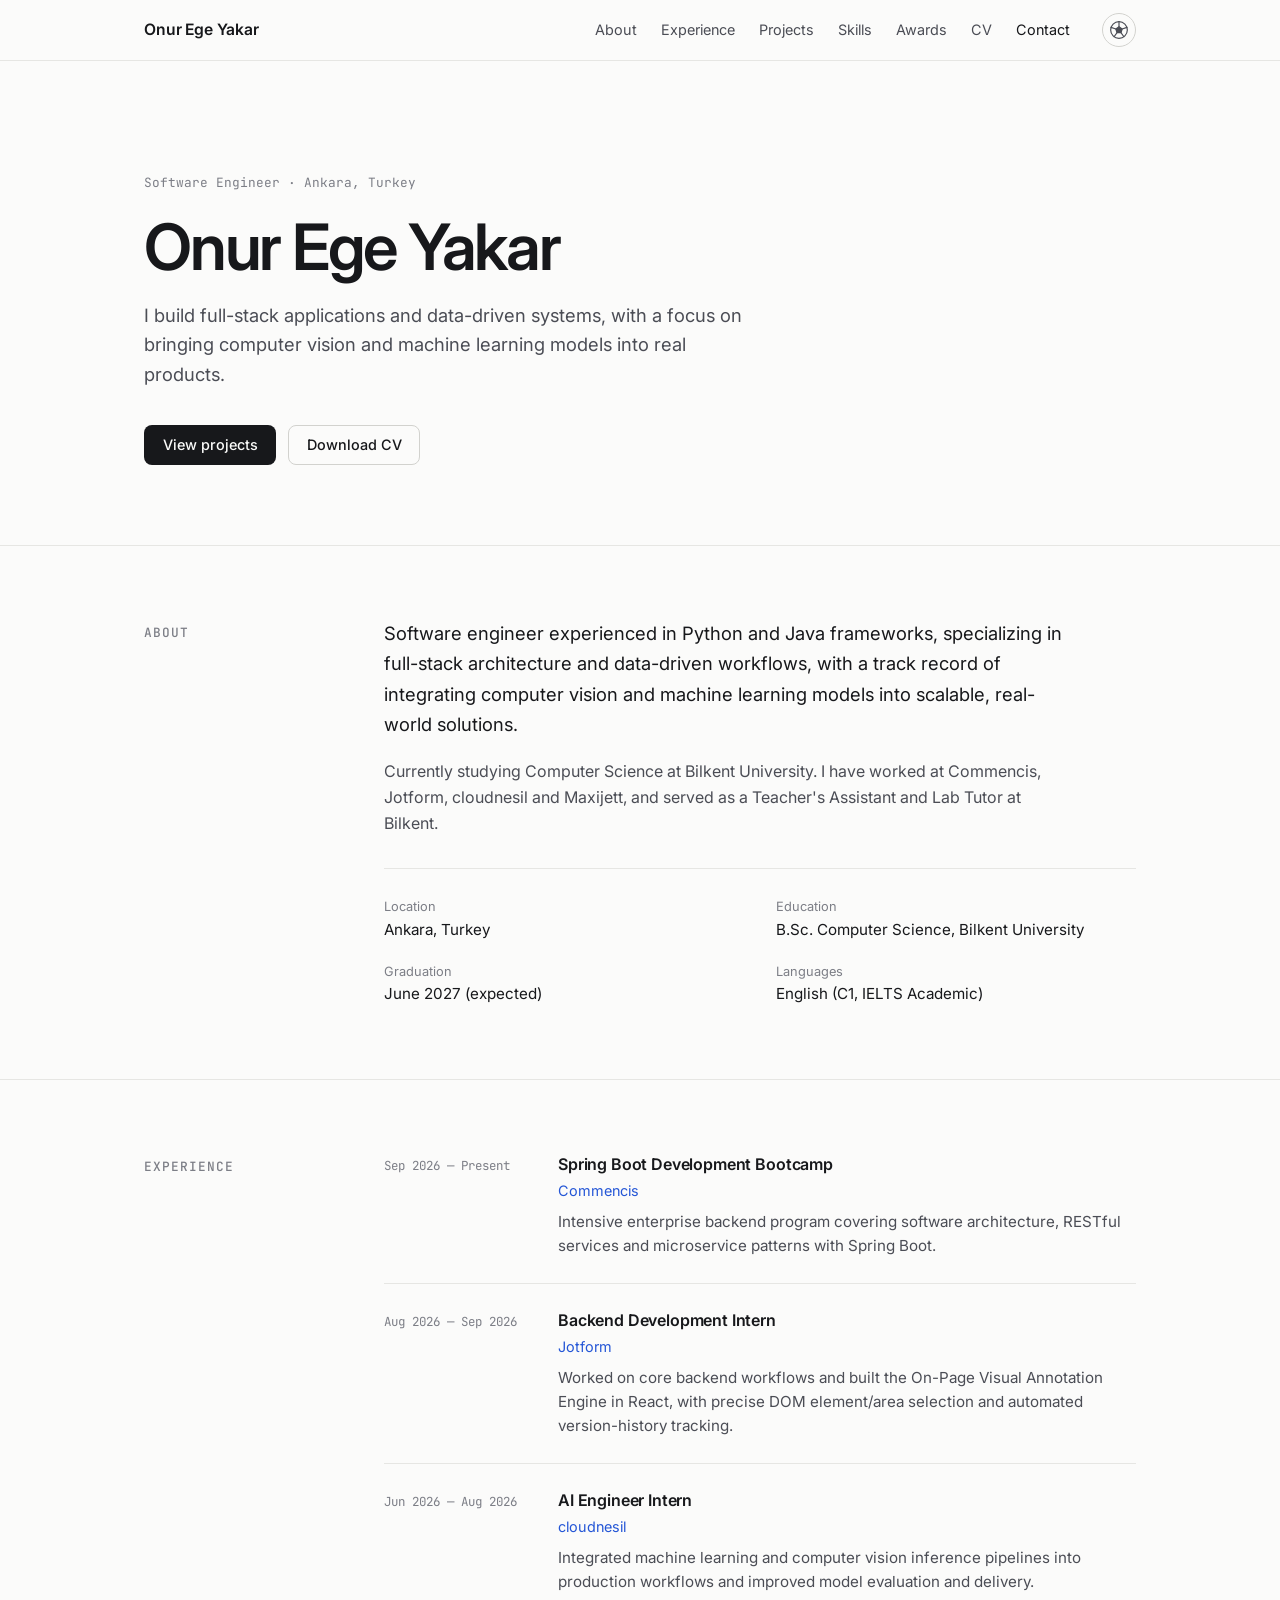
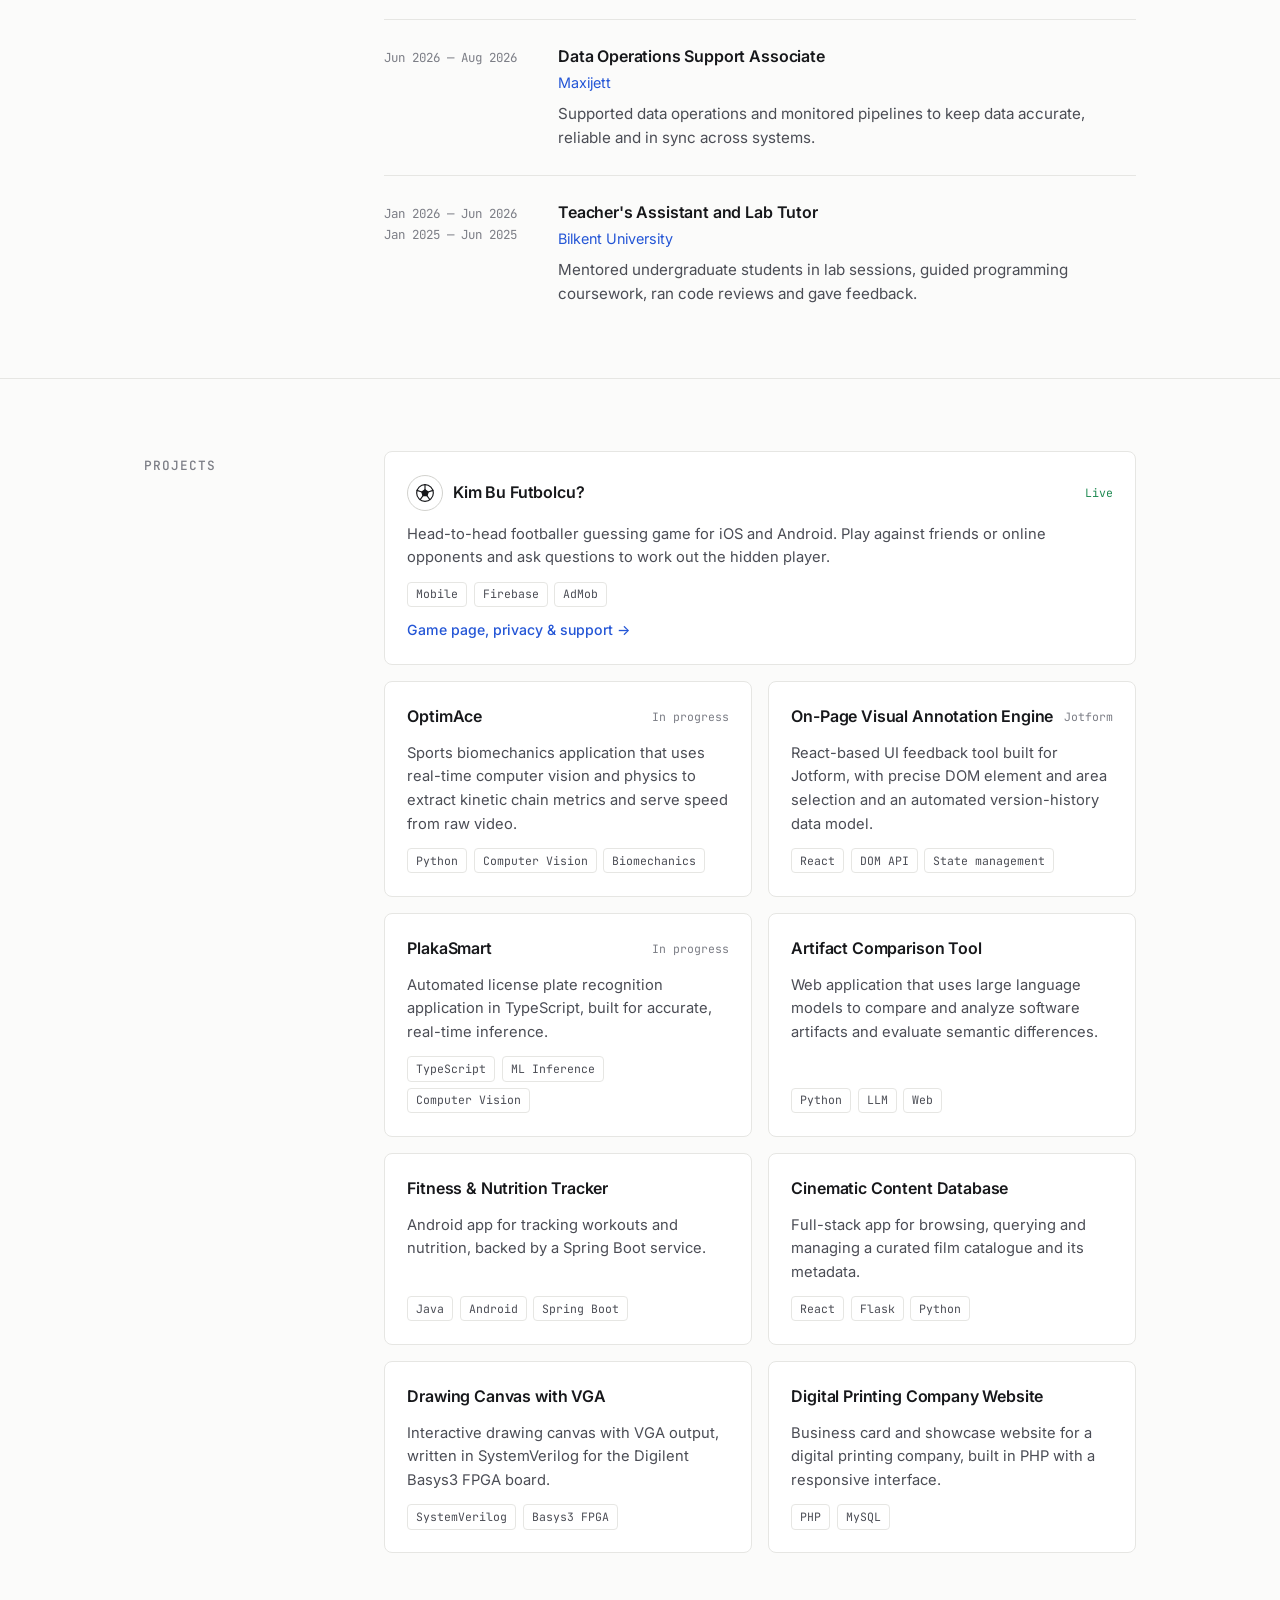
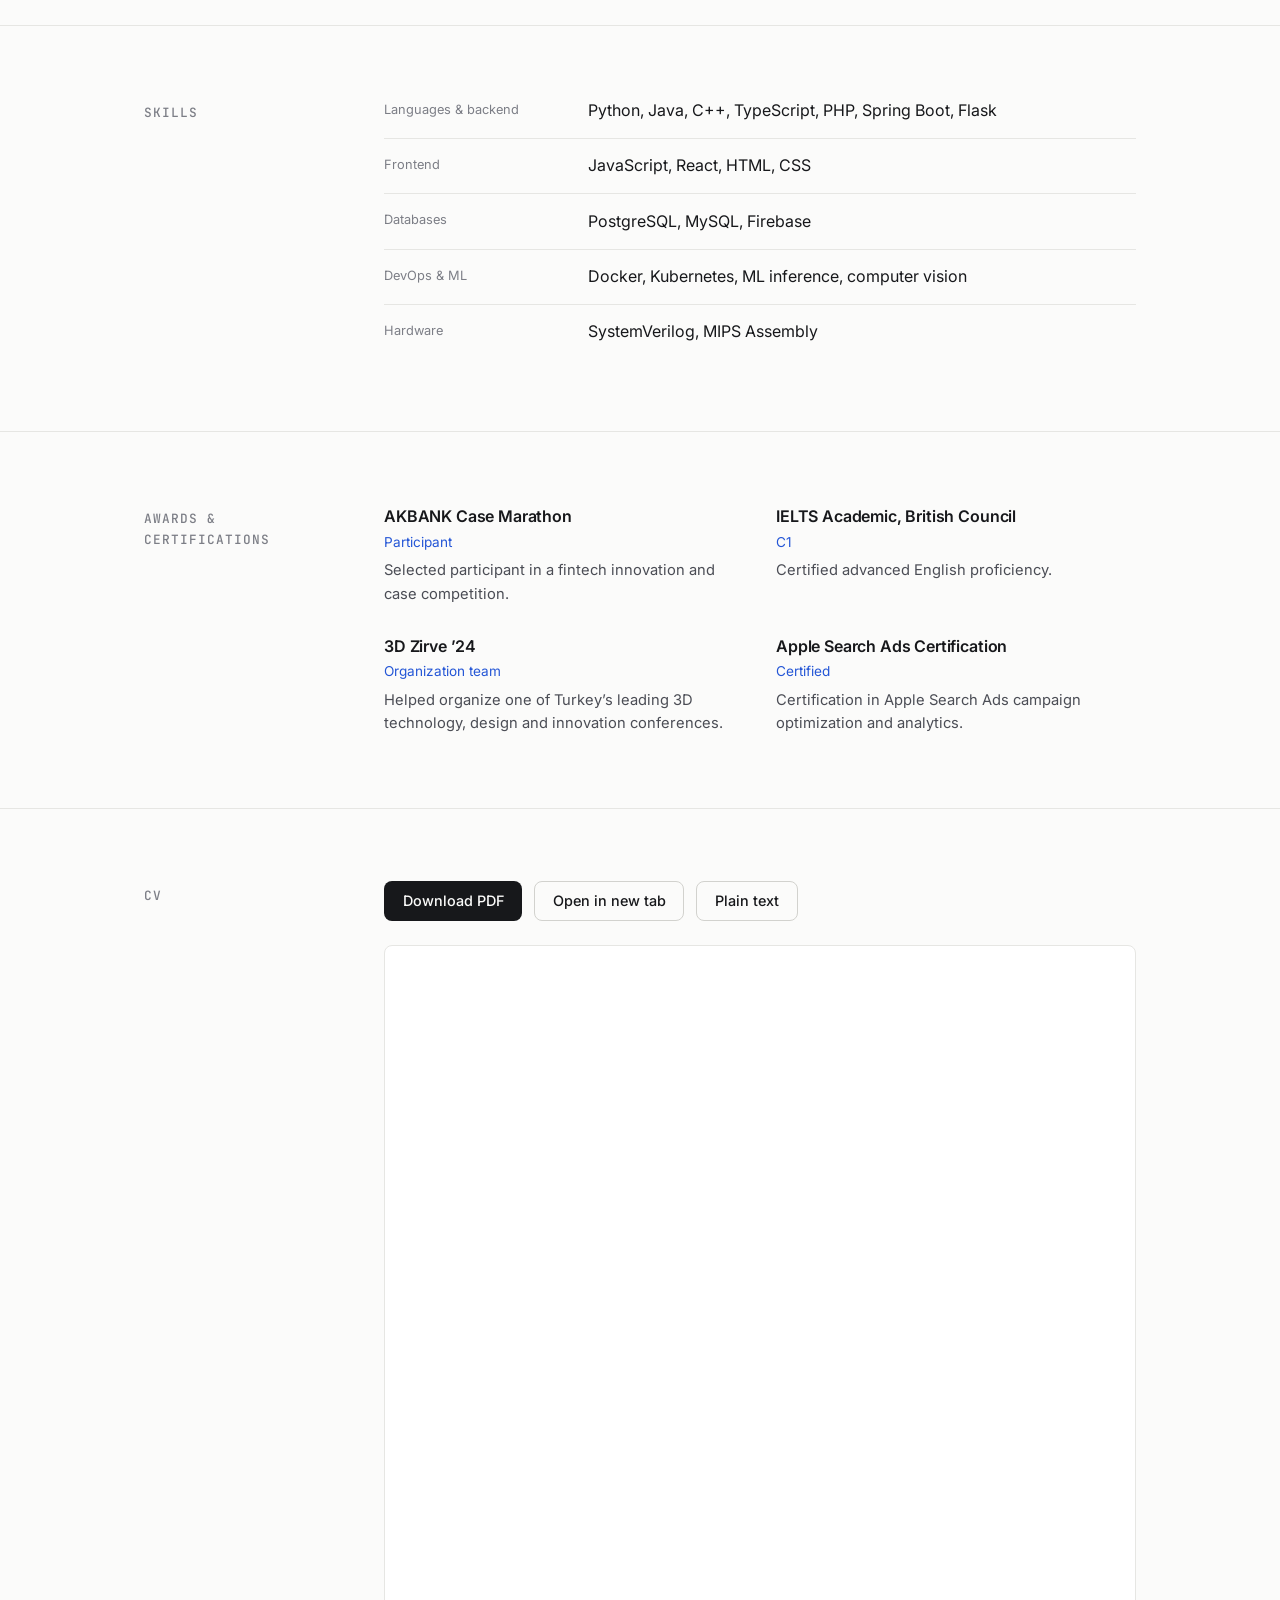
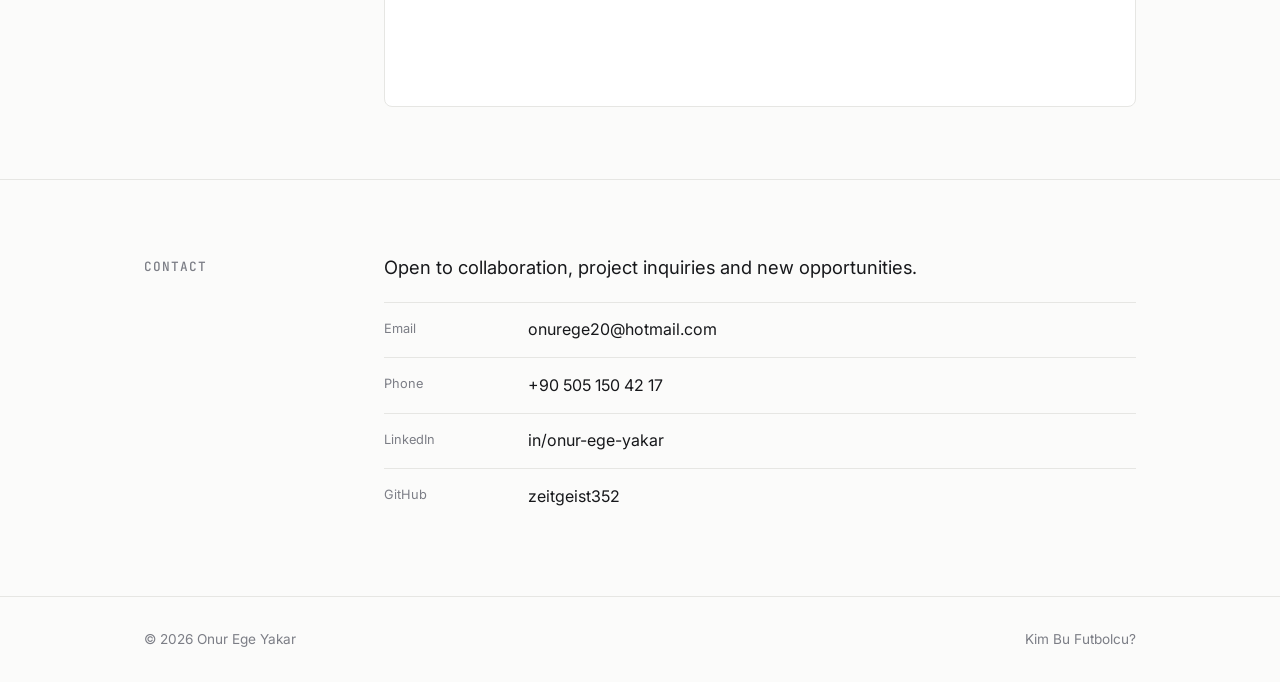
<file: index.html>
<!DOCTYPE html>
<html lang="en">
<head>
    <meta charset="UTF-8">
    <meta name="viewport" content="width=device-width, initial-scale=1.0">
    <title>Onur Ege Yakar — Software Engineer</title>
    <meta name="description" content="Portfolio of Onur Ege Yakar, software engineer working with Python, Java, Spring Boot, React and machine learning.">
    <link rel="preconnect" href="https://fonts.googleapis.com">
    <link rel="preconnect" href="https://fonts.gstatic.com" crossorigin>
    <link href="https://fonts.googleapis.com/css2?family=Inter:wght@400;500;600;700&family=JetBrains+Mono:wght@400;500&display=swap" rel="stylesheet">
    <link rel="stylesheet" href="style.css?v=2">
</head>
<body>
    <!-- Navigation -->
    <header class="navbar">
        <div class="container nav-inner">
            <a href="#home" class="nav-brand">Onur Ege Yakar</a>
            <nav class="nav-menu" aria-label="Sections">
                <a href="#about" class="nav-link">About</a>
                <a href="#experience" class="nav-link">Experience</a>
                <a href="#projects" class="nav-link">Projects</a>
                <a href="#skills" class="nav-link">Skills</a>
                <a href="#awards" class="nav-link">Awards</a>
                <a href="#cv" class="nav-link">CV</a>
                <a href="#contact" class="nav-link">Contact</a>
            </nav>
            <a href="/kimbufutbolcu/" class="nav-ball" title="Kim Bu Futbolcu?" aria-label="Kim Bu Futbolcu? — game page">
                <svg viewBox="0 0 24 24" aria-hidden="true"><circle cx="12" cy="12" r="10"/><path class="ball-patch" d="M12 8l3.8 2.76-1.45 4.48h-4.7L8.2 10.76z"/><path d="M12 8V2M15.8 10.76l5.7-1.86M14.35 15.24l3.55 4.86M9.65 15.24L6.1 20.1M8.2 10.76L2.5 8.9"/></svg>
            </a>
        </div>
    </header>

    <main>
        <!-- Hero -->
        <section id="home" class="hero">
            <div class="container">
                <p class="eyebrow">Software Engineer · Ankara, Turkey</p>
                <h1 class="hero-title">Onur Ege Yakar</h1>
                <p class="hero-subtitle">I build full-stack applications and data-driven systems, with a focus on bringing computer vision and machine learning models into real products.</p>
                <div class="hero-cta">
                    <a href="#projects" class="btn btn-primary">View projects</a>
                    <a href="cv.pdf" download="Onur_Ege_Yakar_CV.pdf" class="btn btn-secondary">Download CV</a>
                </div>
            </div>
        </section>

        <!-- About -->
        <section id="about" class="section">
            <div class="container section-grid">
                <h2 class="section-title">About</h2>
                <div class="section-body">
                    <p class="lead-text">Software engineer experienced in Python and Java frameworks, specializing in full-stack architecture and data-driven workflows, with a track record of integrating computer vision and machine learning models into scalable, real-world solutions.</p>
                    <p>Currently studying Computer Science at Bilkent University. I have worked at Commencis, Jotform, cloudnesil and Maxijett, and served as a Teacher's Assistant and Lab Tutor at Bilkent.</p>
                    <dl class="facts">
                        <div><dt>Location</dt><dd>Ankara, Turkey</dd></div>
                        <div><dt>Education</dt><dd>B.Sc. Computer Science, Bilkent University</dd></div>
                        <div><dt>Graduation</dt><dd>June 2027 (expected)</dd></div>
                        <div><dt>Languages</dt><dd>English (C1, IELTS Academic)</dd></div>
                    </dl>
                </div>
            </div>
        </section>

        <!-- Experience -->
        <section id="experience" class="section">
            <div class="container section-grid">
                <h2 class="section-title">Experience</h2>
                <ol class="section-body timeline">
                    <li class="timeline-item">
                        <div class="timeline-date">Sep 2026 — Present</div>
                        <div>
                            <h3>Spring Boot Development Bootcamp</h3>
                            <p class="timeline-org">Commencis</p>
                            <p>Intensive enterprise backend program covering software architecture, RESTful services and microservice patterns with Spring Boot.</p>
                        </div>
                    </li>
                    <li class="timeline-item">
                        <div class="timeline-date">Aug 2026 — Sep 2026</div>
                        <div>
                            <h3>Backend Development Intern</h3>
                            <p class="timeline-org">Jotform</p>
                            <p>Worked on core backend workflows and built the On-Page Visual Annotation Engine in React, with precise DOM element/area selection and automated version-history tracking.</p>
                        </div>
                    </li>
                    <li class="timeline-item">
                        <div class="timeline-date">Jun 2026 — Aug 2026</div>
                        <div>
                            <h3>AI Engineer Intern</h3>
                            <p class="timeline-org">cloudnesil</p>
                            <p>Integrated machine learning and computer vision inference pipelines into production workflows and improved model evaluation and delivery.</p>
                        </div>
                    </li>
                    <li class="timeline-item">
                        <div class="timeline-date">Jun 2026 — Aug 2026</div>
                        <div>
                            <h3>Data Operations Support Associate</h3>
                            <p class="timeline-org">Maxijett</p>
                            <p>Supported data operations and monitored pipelines to keep data accurate, reliable and in sync across systems.</p>
                        </div>
                    </li>
                    <li class="timeline-item">
                        <div class="timeline-date">Jan 2026 — Jun 2026<br>Jan 2025 — Jun 2025</div>
                        <div>
                            <h3>Teacher's Assistant and Lab Tutor</h3>
                            <p class="timeline-org">Bilkent University</p>
                            <p>Mentored undergraduate students in lab sessions, guided programming coursework, ran code reviews and gave feedback.</p>
                        </div>
                    </li>
                </ol>
            </div>
        </section>

        <!-- Projects -->
        <section id="projects" class="section">
            <div class="container section-grid">
                <h2 class="section-title">Projects</h2>
                <div class="section-body projects-grid">

                    <a href="/kimbufutbolcu/" class="project-card project-link">
                        <div class="project-head">
                            <span class="project-logo" aria-hidden="true">
                                <svg viewBox="0 0 24 24"><circle cx="12" cy="12" r="10"/><path class="ball-patch" d="M12 8l3.8 2.76-1.45 4.48h-4.7L8.2 10.76z"/><path d="M12 8V2M15.8 10.76l5.7-1.86M14.35 15.24l3.55 4.86M9.65 15.24L6.1 20.1M8.2 10.76L2.5 8.9"/></svg>
                            </span>
                            <h3>Kim Bu Futbolcu?</h3>
                            <span class="status">Live</span>
                        </div>
                        <p>Head-to-head footballer guessing game for iOS and Android. Play against friends or online opponents and ask questions to work out the hidden player.</p>
                        <ul class="tags"><li>Mobile</li><li>Firebase</li><li>AdMob</li></ul>
                        <span class="project-more">Game page, privacy &amp; support →</span>
                    </a>

                    <article class="project-card">
                        <div class="project-head">
                            <h3>OptimAce</h3>
                            <span class="status">In progress</span>
                        </div>
                        <p>Sports biomechanics application that uses real-time computer vision and physics to extract kinetic chain metrics and serve speed from raw video.</p>
                        <ul class="tags"><li>Python</li><li>Computer Vision</li><li>Biomechanics</li></ul>
                    </article>

                    <article class="project-card">
                        <div class="project-head">
                            <h3>On-Page Visual Annotation Engine</h3>
                            <span class="status">Jotform</span>
                        </div>
                        <p>React-based UI feedback tool built for Jotform, with precise DOM element and area selection and an automated version-history data model.</p>
                        <ul class="tags"><li>React</li><li>DOM API</li><li>State management</li></ul>
                    </article>

                    <article class="project-card">
                        <div class="project-head">
                            <h3>PlakaSmart</h3>
                            <span class="status">In progress</span>
                        </div>
                        <p>Automated license plate recognition application in TypeScript, built for accurate, real-time inference.</p>
                        <ul class="tags"><li>TypeScript</li><li>ML Inference</li><li>Computer Vision</li></ul>
                    </article>

                    <article class="project-card">
                        <div class="project-head">
                            <h3>Artifact Comparison Tool</h3>
                        </div>
                        <p>Web application that uses large language models to compare and analyze software artifacts and evaluate semantic differences.</p>
                        <ul class="tags"><li>Python</li><li>LLM</li><li>Web</li></ul>
                    </article>

                    <article class="project-card">
                        <div class="project-head">
                            <h3>Fitness &amp; Nutrition Tracker</h3>
                        </div>
                        <p>Android app for tracking workouts and nutrition, backed by a Spring Boot service.</p>
                        <ul class="tags"><li>Java</li><li>Android</li><li>Spring Boot</li></ul>
                    </article>

                    <article class="project-card">
                        <div class="project-head">
                            <h3>Cinematic Content Database</h3>
                        </div>
                        <p>Full-stack app for browsing, querying and managing a curated film catalogue and its metadata.</p>
                        <ul class="tags"><li>React</li><li>Flask</li><li>Python</li></ul>
                    </article>

                    <article class="project-card">
                        <div class="project-head">
                            <h3>Drawing Canvas with VGA</h3>
                        </div>
                        <p>Interactive drawing canvas with VGA output, written in SystemVerilog for the Digilent Basys3 FPGA board.</p>
                        <ul class="tags"><li>SystemVerilog</li><li>Basys3 FPGA</li></ul>
                    </article>

                    <article class="project-card">
                        <div class="project-head">
                            <h3>Digital Printing Company Website</h3>
                        </div>
                        <p>Business card and showcase website for a digital printing company, built in PHP with a responsive interface.</p>
                        <ul class="tags"><li>PHP</li><li>MySQL</li></ul>
                    </article>

                </div>
            </div>
        </section>

        <!-- Skills -->
        <section id="skills" class="section">
            <div class="container section-grid">
                <h2 class="section-title">Skills</h2>
                <dl class="section-body skills">
                    <div><dt>Languages &amp; backend</dt><dd>Python, Java, C++, TypeScript, PHP, Spring Boot, Flask</dd></div>
                    <div><dt>Frontend</dt><dd>JavaScript, React, HTML, CSS</dd></div>
                    <div><dt>Databases</dt><dd>PostgreSQL, MySQL, Firebase</dd></div>
                    <div><dt>DevOps &amp; ML</dt><dd>Docker, Kubernetes, ML inference, computer vision</dd></div>
                    <div><dt>Hardware</dt><dd>SystemVerilog, MIPS Assembly</dd></div>
                </dl>
            </div>
        </section>

        <!-- Awards & Certifications -->
        <section id="awards" class="section">
            <div class="container section-grid">
                <h2 class="section-title">Awards &amp; Certifications</h2>
                <ul class="section-body awards">
                    <li>
                        <h3>AKBANK Case Marathon</h3>
                        <p class="award-sub">Participant</p>
                        <p>Selected participant in a fintech innovation and case competition.</p>
                    </li>
                    <li>
                        <h3>IELTS Academic, British Council</h3>
                        <p class="award-sub">C1</p>
                        <p>Certified advanced English proficiency.</p>
                    </li>
                    <li>
                        <h3>3D Zirve ’24</h3>
                        <p class="award-sub">Organization team</p>
                        <p>Helped organize one of Turkey’s leading 3D technology, design and innovation conferences.</p>
                    </li>
                    <li>
                        <h3>Apple Search Ads Certification</h3>
                        <p class="award-sub">Certified</p>
                        <p>Certification in Apple Search Ads campaign optimization and analytics.</p>
                    </li>
                </ul>
            </div>
        </section>

        <!-- CV -->
        <section id="cv" class="section">
            <div class="container section-grid">
                <h2 class="section-title">CV</h2>
                <div class="section-body">
                    <div class="cv-actions">
                        <a href="cv.pdf" download="Onur_Ege_Yakar_CV.pdf" class="btn btn-primary">Download PDF</a>
                        <a href="cv.pdf" target="_blank" rel="noopener" class="btn btn-secondary">Open in new tab</a>
                        <a href="cv_text.txt" target="_blank" rel="noopener" class="btn btn-secondary">Plain text</a>
                    </div>
                    <div class="cv-viewer">
                        <iframe src="cv.pdf#view=FitH" title="Onur Ege Yakar CV" loading="lazy"></iframe>
                    </div>
                </div>
            </div>
        </section>

        <!-- Contact -->
        <section id="contact" class="section">
            <div class="container section-grid">
                <h2 class="section-title">Contact</h2>
                <div class="section-body">
                    <p class="lead-text">Open to collaboration, project inquiries and new opportunities.</p>
                    <ul class="contact-list">
                        <li><span>Email</span><a href="mailto:onurege20@hotmail.com">onurege20@hotmail.com</a></li>
                        <li><span>Phone</span><a href="tel:+905051504217">+90 505 150 42 17</a></li>
                        <li><span>LinkedIn</span><a href="https://www.linkedin.com/in/onur-ege-yakar/" target="_blank" rel="noopener noreferrer">in/onur-ege-yakar</a></li>
                        <li><span>GitHub</span><a href="https://github.com/zeitgeist352" target="_blank" rel="noopener noreferrer">zeitgeist352</a></li>
                    </ul>
                </div>
            </div>
        </section>
    </main>

    <footer class="footer">
        <div class="container footer-inner">
            <p>&copy; 2026 Onur Ege Yakar</p>
            <a href="/kimbufutbolcu/">Kim Bu Futbolcu?</a>
        </div>
    </footer>

    <script src="script.js?v=2"></script>
</body>
</html>
</file>
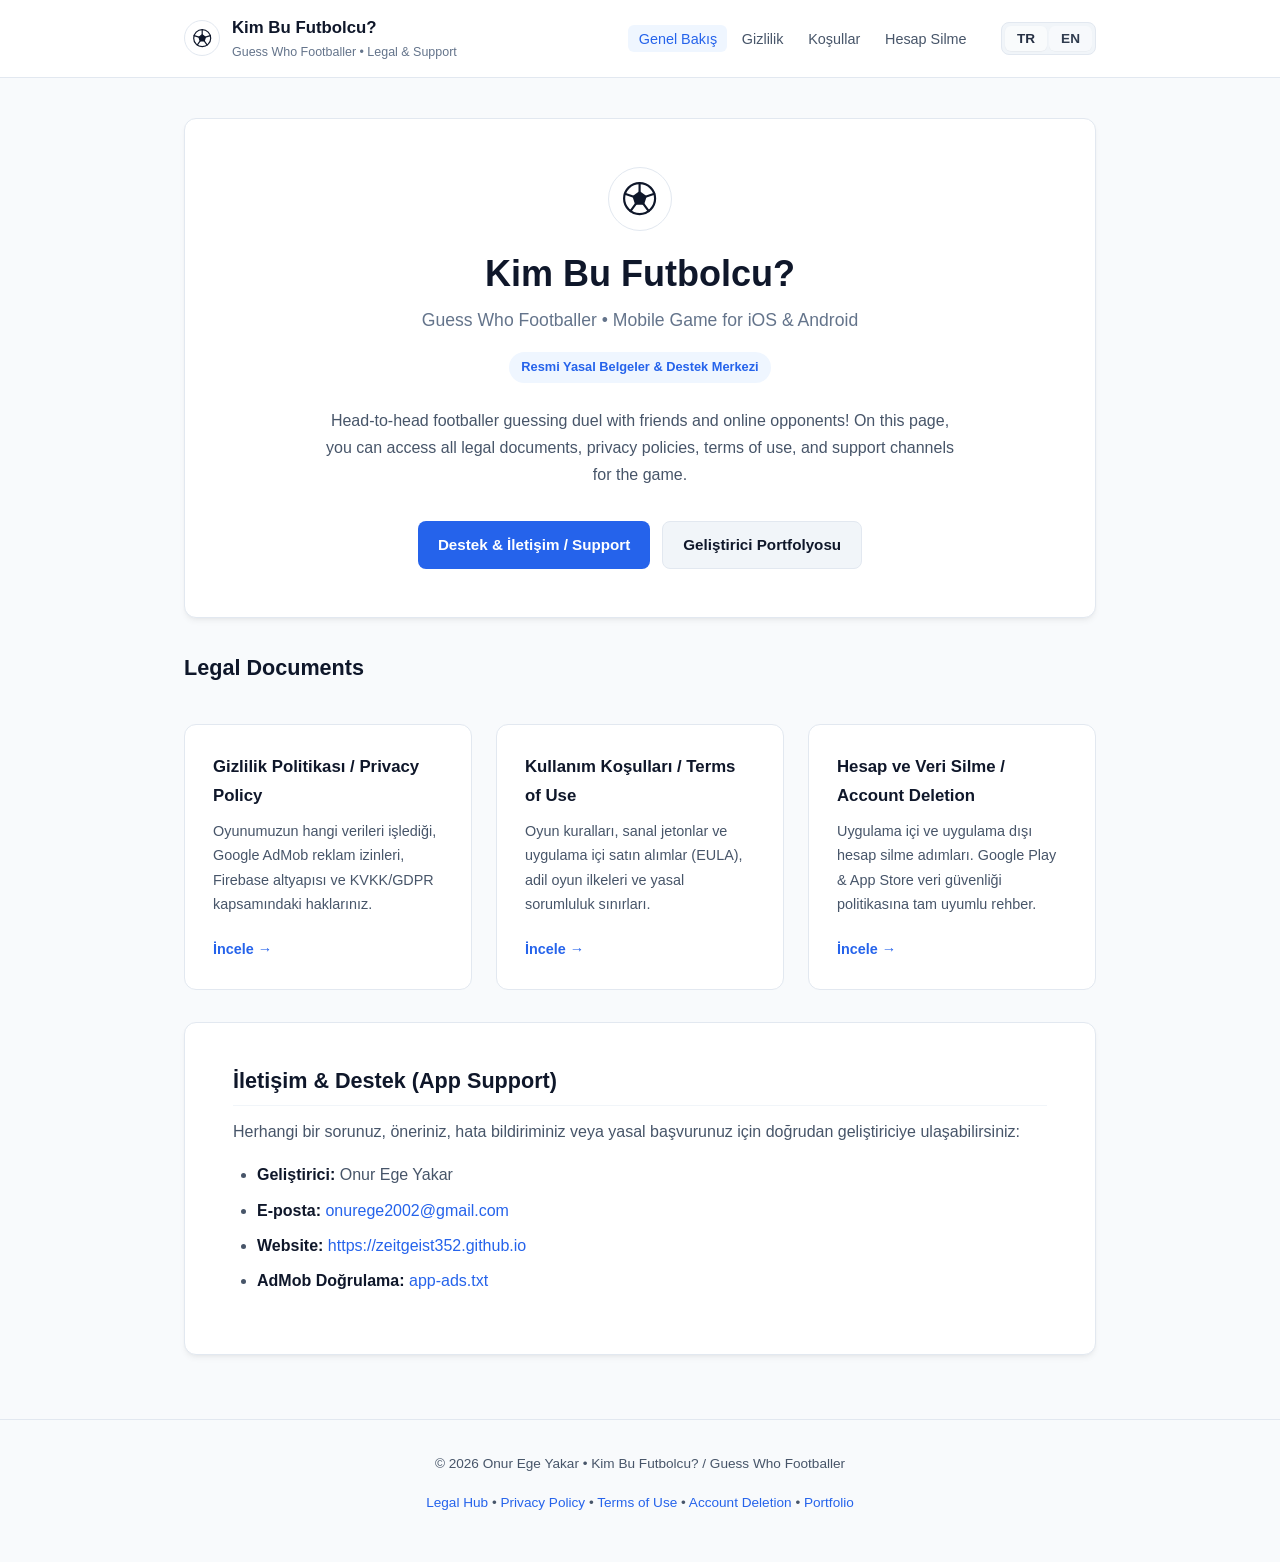
<file: kimbufutbolcu-legal/index.html>
<!DOCTYPE html>
<html><head><meta charset="utf-8"><title>Redirecting...</title><meta http-equiv="refresh" content="0; url=/kimbufutbolcu/"><link rel="canonical" href="/kimbufutbolcu/"></head><body><p>Redirecting to <a href="/kimbufutbolcu/">/kimbufutbolcu/</a>...</p></body></html>
</file>
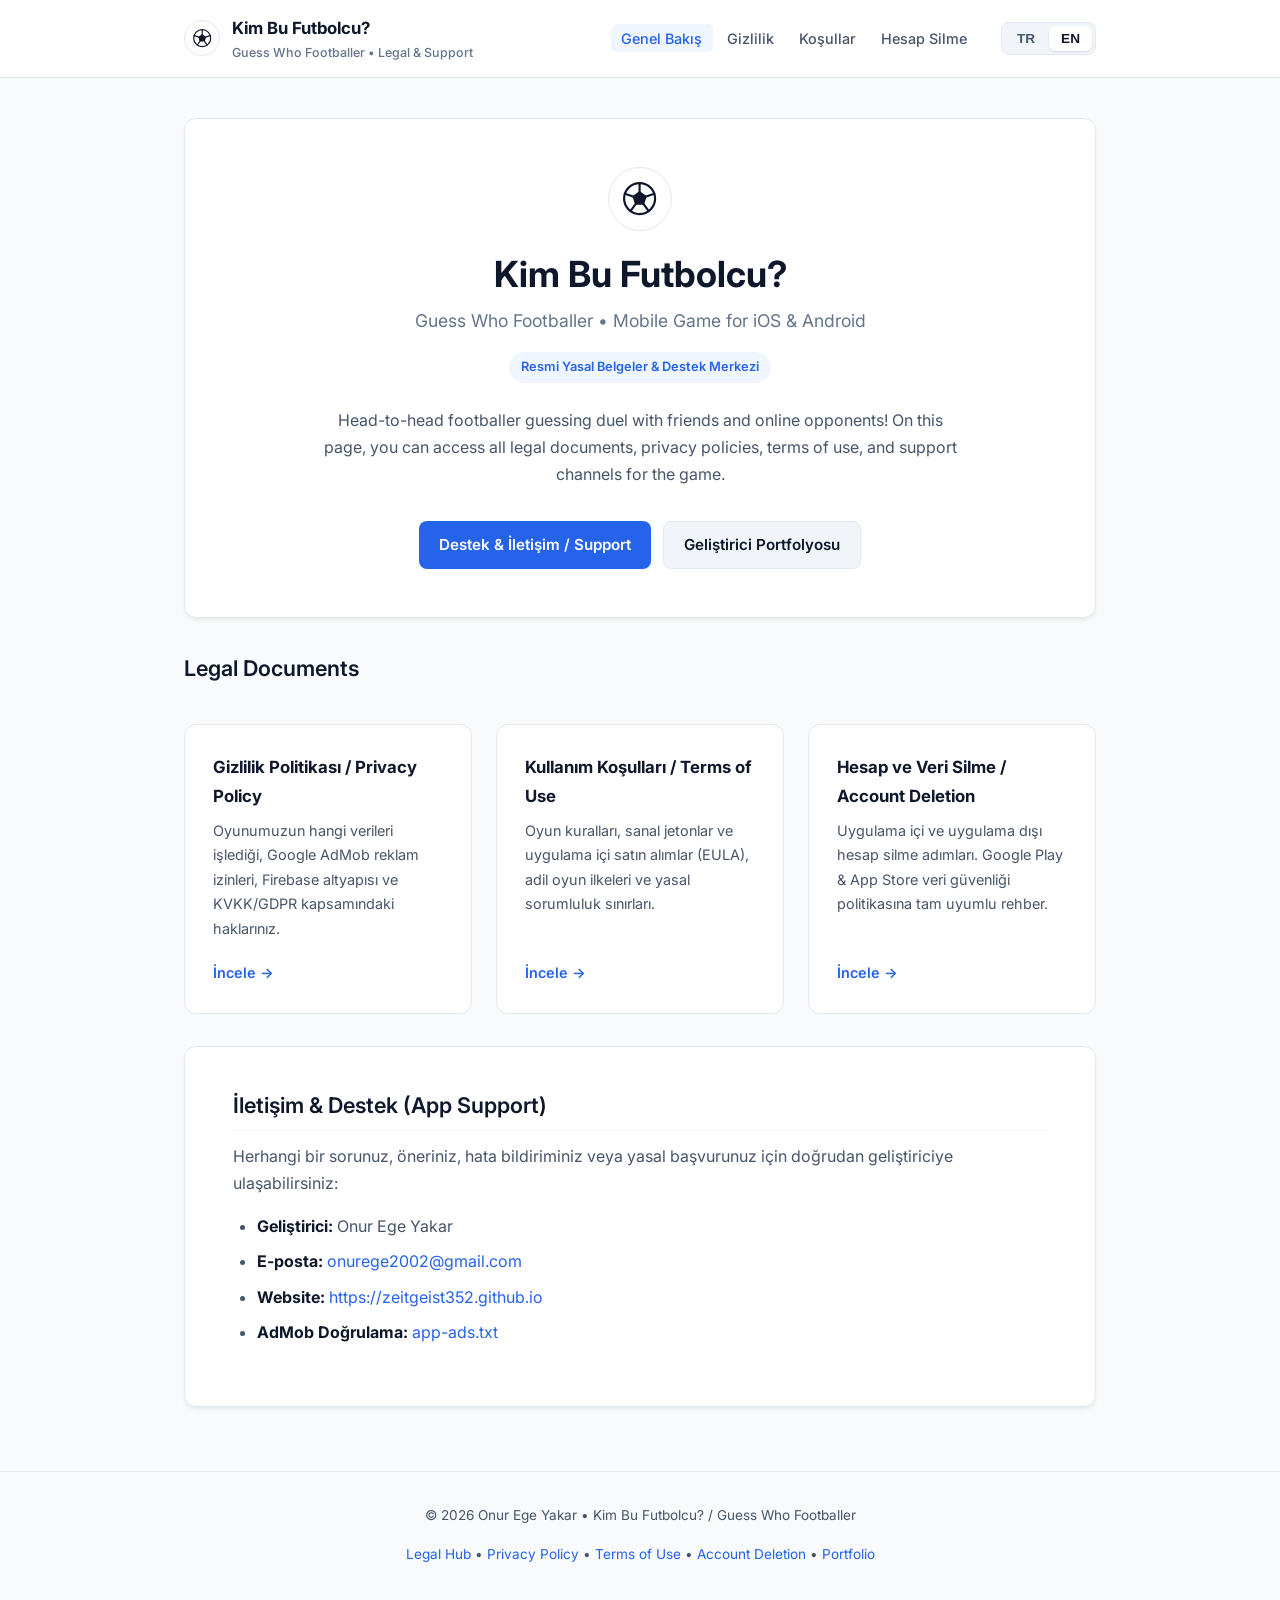
<file: kimbufutbolcu/index.html>
<!DOCTYPE html>
<html lang="tr">
<head>
  <meta charset="UTF-8">
  <meta name="viewport" content="width=device-width, initial-scale=1.0">
  <title>Kim Bu Futbolcu? (Guess Who Footballer) — Yasal Bilgiler &amp; Destek</title>
  <meta name="description" content="Kim Bu Futbolcu? (Guess Who Footballer) mobil oyunu yasal belgeleri, gizlilik politikası, kullanım koşulları ve oyuncu destek merkezi.">
  <link rel="preconnect" href="https://fonts.googleapis.com">
  <link rel="preconnect" href="https://fonts.gstatic.com" crossorigin>
  <link href="https://fonts.googleapis.com/css2?family=Inter:wght@300;400;500;600;700&display=swap" rel="stylesheet">
  <link rel="stylesheet" href="/kimbufutbolcu/legal.css?v=2">
</head>
<body>

  <header class="legal-header">
    <div class="legal-header-inner">
      <div class="brand-area">
        <a href="/kimbufutbolcu/" class="brand-icon" aria-hidden="true" tabindex="-1"><svg viewBox="0 0 24 24" aria-hidden="true"><circle cx="12" cy="12" r="10"/><path class="ball-patch" d="M12 8l3.8 2.76-1.45 4.48h-4.7L8.2 10.76z"/><path d="M12 8V2M15.8 10.76l5.7-1.86M14.35 15.24l3.55 4.86M9.65 15.24L6.1 20.1M8.2 10.76L2.5 8.9"/></svg></a>
        <div>
          <a href="/kimbufutbolcu/" class="brand-title">Kim Bu Futbolcu?</a>
          <div class="brand-subtitle">Guess Who Footballer &bull; Legal &amp; Support</div>
        </div>
      </div>

      <nav>
        <ul class="nav-links">
          <li><a href="/kimbufutbolcu/" class="nav-item active">Genel Bakış</a></li>
          <li><a href="/kimbufutbolcu/privacy-policy" class="nav-item">Gizlilik</a></li>
          <li><a href="/kimbufutbolcu/terms" class="nav-item">Koşullar</a></li>
          <li><a href="/kimbufutbolcu/delete-account" class="nav-item">Hesap Silme</a></li>
        </ul>
      </nav>

      <div class="lang-switch">
        <button type="button" class="lang-btn active" id="btn-tr" onclick="setLang('tr')">TR</button>
        <button type="button" class="lang-btn" id="btn-en" onclick="setLang('en')">EN</button>
      </div>
    </div>
  </header>

  <main class="main-container">

    <!-- Hero Card -->
    <div class="legal-card" style="text-align: center; padding: 3rem 2rem;">
      <div class="hero-logo"><svg viewBox="0 0 24 24" aria-hidden="true"><circle cx="12" cy="12" r="10"/><path class="ball-patch" d="M12 8l3.8 2.76-1.45 4.48h-4.7L8.2 10.76z"/><path d="M12 8V2M15.8 10.76l5.7-1.86M14.35 15.24l3.55 4.86M9.65 15.24L6.1 20.1M8.2 10.76L2.5 8.9"/></svg></div>
      <h1 style="font-size: 2.25rem;">Kim Bu Futbolcu?</h1>
      <p style="font-size: 1.1rem; color: var(--text-muted); margin-bottom: 1rem;">Guess Who Footballer &bull; Mobile Game for iOS &amp; Android</p>
      <div class="doc-badge" style="margin: 0 auto 1.5rem;">Resmi Yasal Belgeler &amp; Destek Merkezi</div>
      
      <p id="hero-desc-tr" style="max-width: 640px; margin: 0 auto 1.5rem; color: var(--text-secondary);">
        Arkadaşlarınızla ve online rakiplerinizle karşılıklı futbolcu tahmin etme düellosu! Bu sayfada oyunumuza ait tüm yasal metinlere, gizlilik politikasına, kullanıcı sözleşmesine ve destek kanallarına ulaşabilirsiniz.
      </p>
      <p id="hero-desc-en" style="max-width: 640px; margin: 0 auto 1.5rem; color: var(--text-secondary); display: none;">
        Head-to-head footballer guessing duel with friends and online opponents! On this page, you can access all legal documents, privacy policies, terms of use, and support channels for the game.
      </p>

      <div style="display: flex; gap: 0.75rem; justify-content: center; flex-wrap: wrap;">
        <a href="mailto:onurege2002@gmail.com?subject=Kim%20Bu%20Futbolcu%20Destek" class="btn-action">
          Destek &amp; İletişim / Support
        </a>
        <a href="/" class="btn-action" style="background: var(--bg-card-secondary); color: var(--text-primary) !important; border: 1px solid var(--border);">
          Geliştirici Portfolyosu
        </a>
      </div>
    </div>

    <!-- Hub Cards -->
    <h2 id="hub-title-tr" style="border: none; margin-bottom: 1rem;">Yasal Belgeler</h2>
    <h2 id="hub-title-en" style="border: none; margin-bottom: 1rem; display: none;">Legal Documents</h2>

    <div class="hub-grid">

      <!-- Privacy Policy Card -->
      <a href="/kimbufutbolcu/privacy-policy" class="hub-card" style="text-decoration: none;">
        <div class="hub-card-title">Gizlilik Politikası / Privacy Policy</div>
        <div class="hub-card-desc">
          Oyunumuzun hangi verileri işlediği, Google AdMob reklam izinleri, Firebase altyapısı ve KVKK/GDPR kapsamındaki haklarınız.
        </div>
        <span style="font-size: 0.9rem; font-weight: 600; color: var(--accent);">İncele &rarr;</span>
      </a>

      <!-- Terms of Use Card -->
      <a href="/kimbufutbolcu/terms" class="hub-card" style="text-decoration: none;">
        <div class="hub-card-title">Kullanım Koşulları / Terms of Use</div>
        <div class="hub-card-desc">
          Oyun kuralları, sanal jetonlar ve uygulama içi satın alımlar (EULA), adil oyun ilkeleri ve yasal sorumluluk sınırları.
        </div>
        <span style="font-size: 0.9rem; font-weight: 600; color: var(--accent);">İncele &rarr;</span>
      </a>

      <!-- Account Deletion Card -->
      <a href="/kimbufutbolcu/delete-account" class="hub-card" style="text-decoration: none;">
        <div class="hub-card-title">Hesap ve Veri Silme / Account Deletion</div>
        <div class="hub-card-desc">
          Uygulama içi ve uygulama dışı hesap silme adımları. Google Play &amp; App Store veri güvenliği politikasına tam uyumlu rehber.
        </div>
        <span style="font-size: 0.9rem; font-weight: 600; color: var(--accent);">İncele &rarr;</span>
      </a>

    </div>

    <!-- Contact Box -->
    <div class="legal-card" style="margin-top: 2rem;">
      <h2>İletişim &amp; Destek (App Support)</h2>
      <p>Herhangi bir sorunuz, öneriniz, hata bildiriminiz veya yasal başvurunuz için doğrudan geliştiriciye ulaşabilirsiniz:</p>
      <ul>
        <li><strong>Geliştirici:</strong> Onur Ege Yakar</li>
        <li><strong>E-posta:</strong> <a href="mailto:onurege2002@gmail.com">onurege2002@gmail.com</a></li>
        <li><strong>Website:</strong> <a href="https://zeitgeist352.github.io">https://zeitgeist352.github.io</a></li>
        <li><strong>AdMob Doğrulama:</strong> <a href="/app-ads.txt">app-ads.txt</a></li>
      </ul>
    </div>

  </main>

  <footer class="legal-footer">
    <p>&copy; 2026 Onur Ege Yakar &bull; Kim Bu Futbolcu? / Guess Who Footballer</p>
    <p style="margin-top:0.35rem;"><a href="/kimbufutbolcu/">Legal Hub</a> &bull; <a href="/kimbufutbolcu/privacy-policy">Privacy Policy</a> &bull; <a href="/kimbufutbolcu/terms">Terms of Use</a> &bull; <a href="/kimbufutbolcu/delete-account">Account Deletion</a> &bull; <a href="/">Portfolio</a></p>
  </footer>

  <script>
    function setLang(lang) {
      const btnTr = document.getElementById('btn-tr');
      const btnEn = document.getElementById('btn-en');
      const descTr = document.getElementById('hero-desc-tr');
      const descEn = document.getElementById('hero-desc-en');
      const titleTr = document.getElementById('hub-title-tr');
      const titleEn = document.getElementById('hub-title-en');

      if (lang === 'tr') {
        btnTr.classList.add('active');
        btnEn.classList.remove('active');
        descTr.style.display = 'block';
        descEn.style.display = 'none';
        titleTr.style.display = 'block';
        titleEn.style.display = 'none';
      } else {
        btnTr.classList.remove('active');
        btnEn.classList.add('active');
        descTr.style.display = 'none';
        descEn.style.display = 'block';
        titleTr.style.display = 'none';
        titleEn.style.display = 'block';
      }
    }

    (function() {
      const userLang = (navigator.language || navigator.userLanguage || '').toLowerCase();
      if (!userLang.startsWith('tr')) {
        setLang('en');
      }
    })();
  </script>
</body>
</html>
</file>
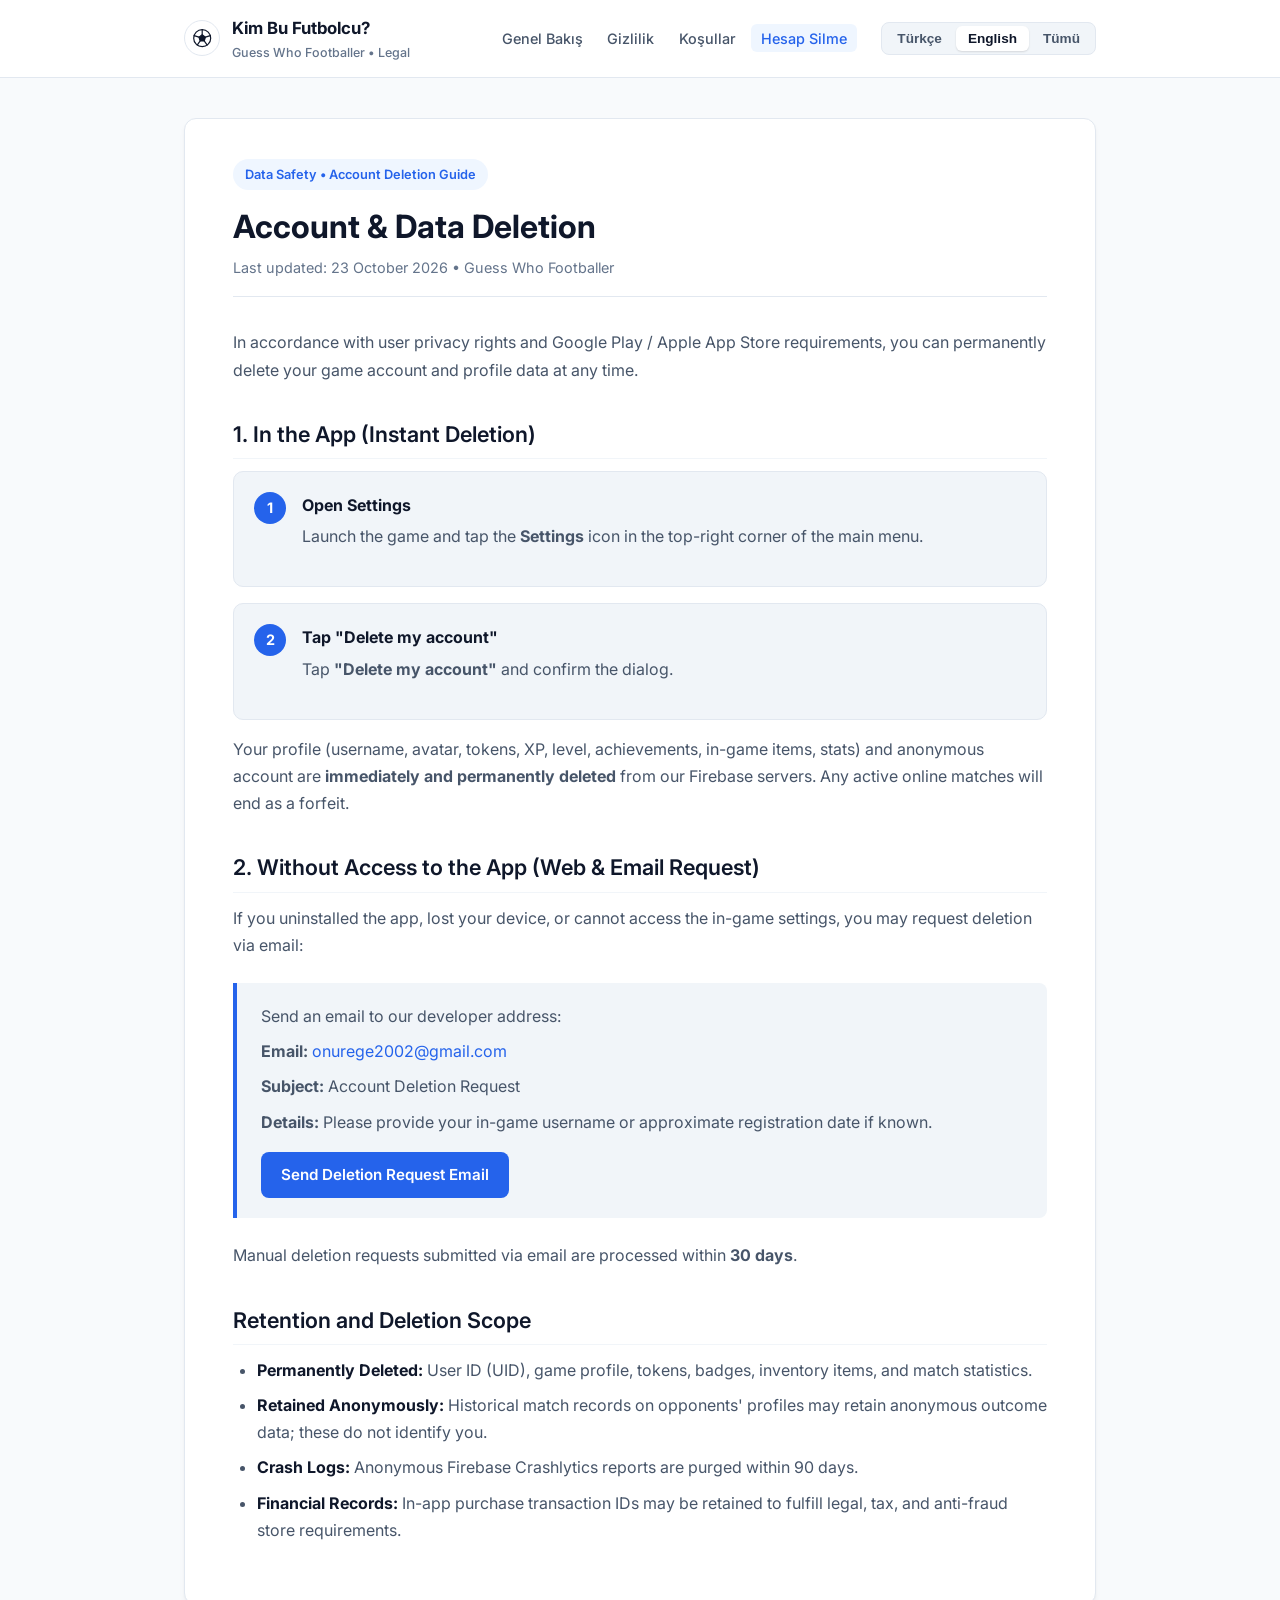
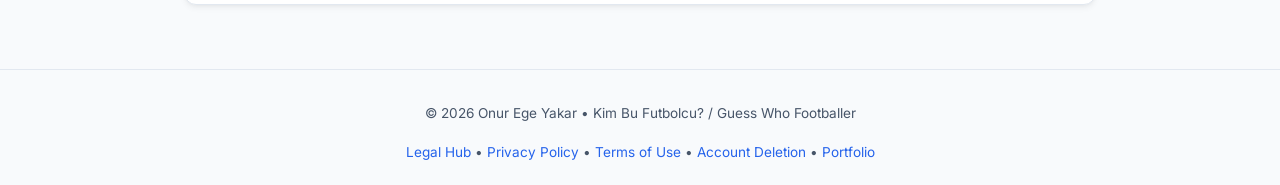
<file: kimbufutbolcu-legal/delete-account/index.html>
<!DOCTYPE html>
<html><head><meta charset="utf-8"><title>Redirecting...</title><meta http-equiv="refresh" content="0; url=/kimbufutbolcu/delete-account"><link rel="canonical" href="/kimbufutbolcu/delete-account"></head><body><p>Redirecting to <a href="/kimbufutbolcu/delete-account">/kimbufutbolcu/delete-account</a>...</p></body></html>
</file>
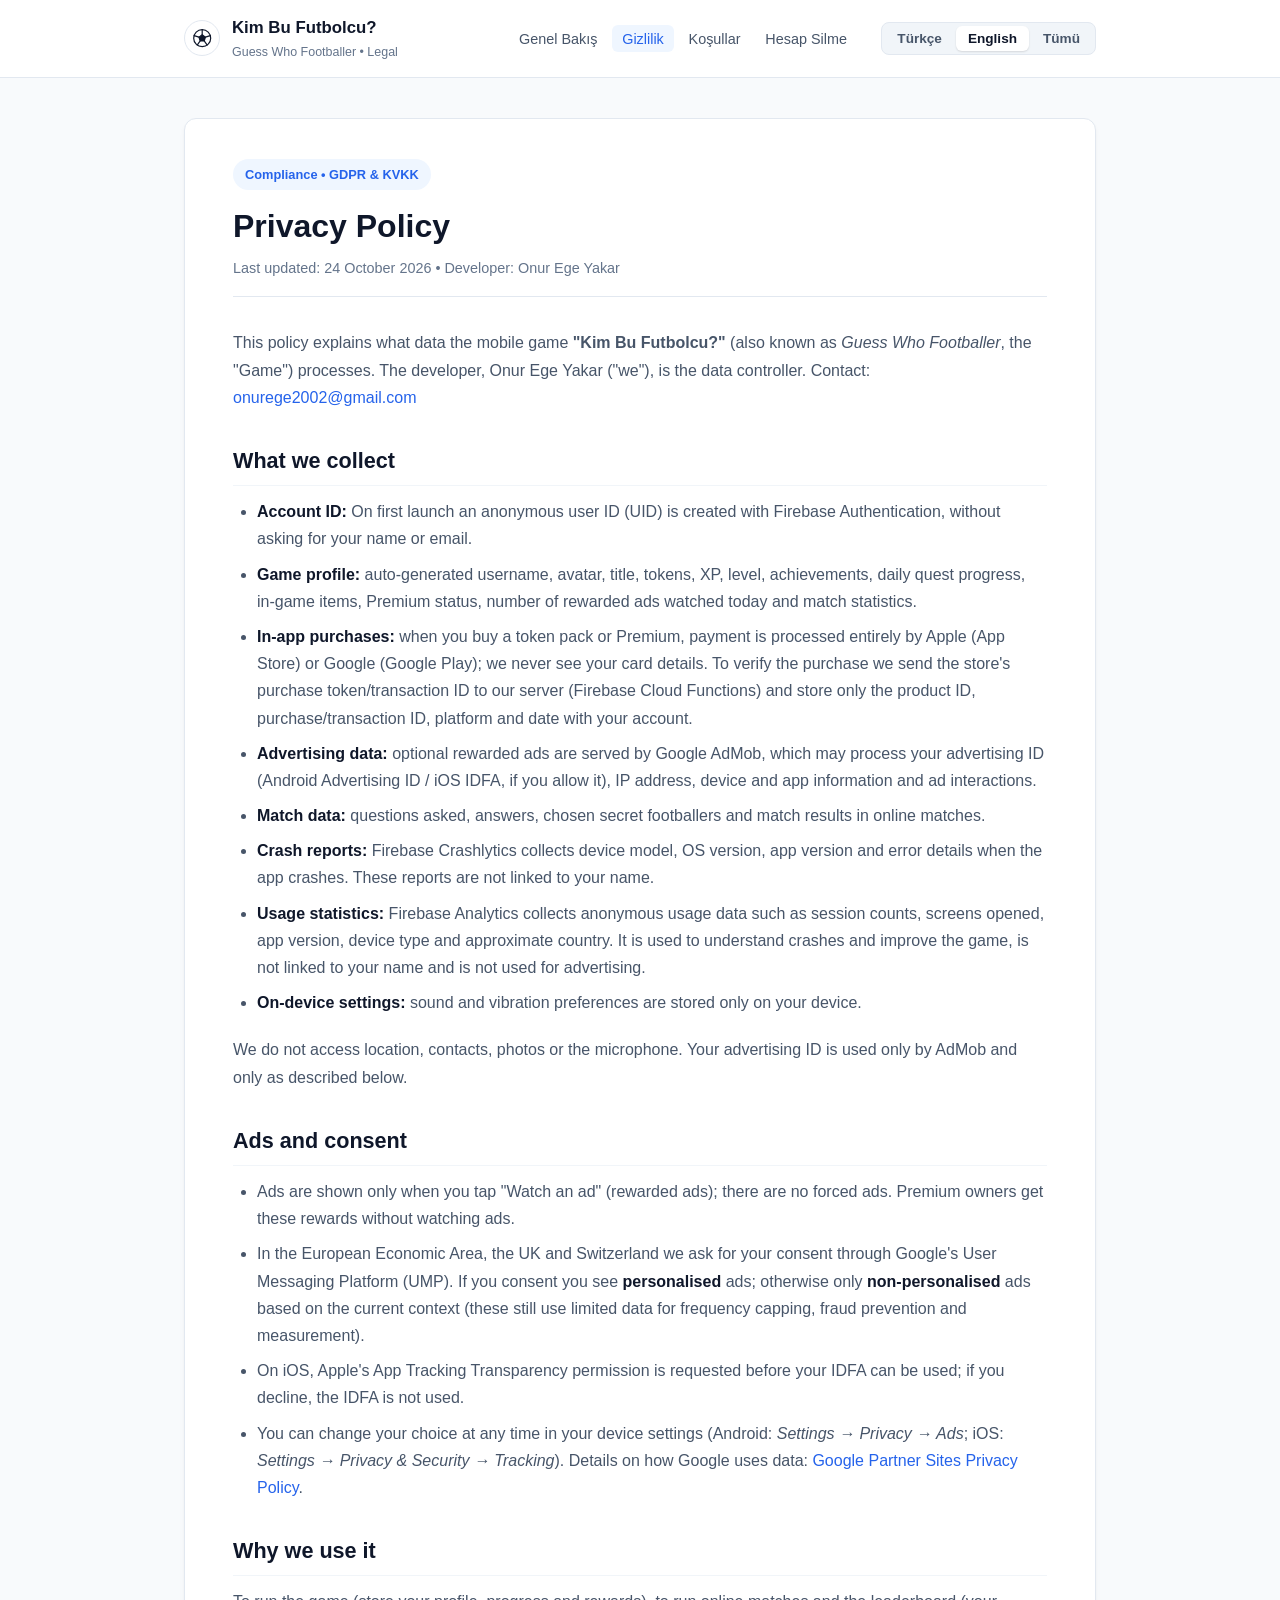
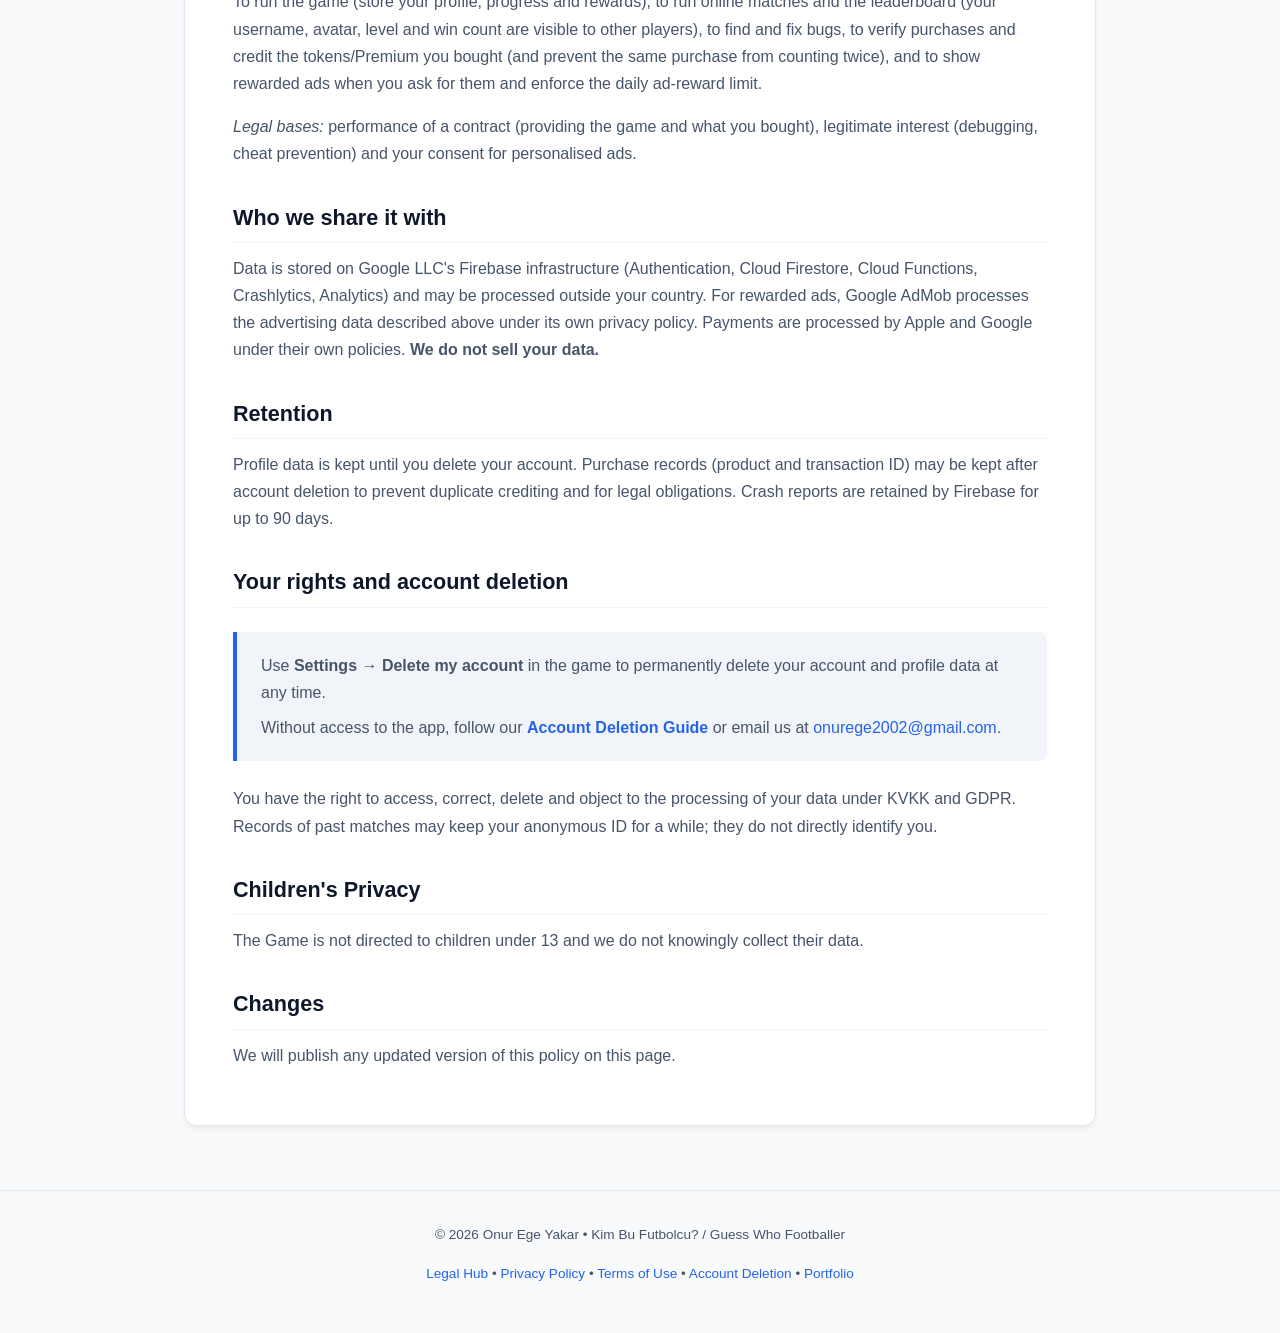
<file: kimbufutbolcu-legal/privacy-policy/index.html>
<!DOCTYPE html>
<html><head><meta charset="utf-8"><title>Redirecting...</title><meta http-equiv="refresh" content="0; url=/kimbufutbolcu/privacy-policy"><link rel="canonical" href="/kimbufutbolcu/privacy-policy"></head><body><p>Redirecting to <a href="/kimbufutbolcu/privacy-policy">/kimbufutbolcu/privacy-policy</a>...</p></body></html>
</file>
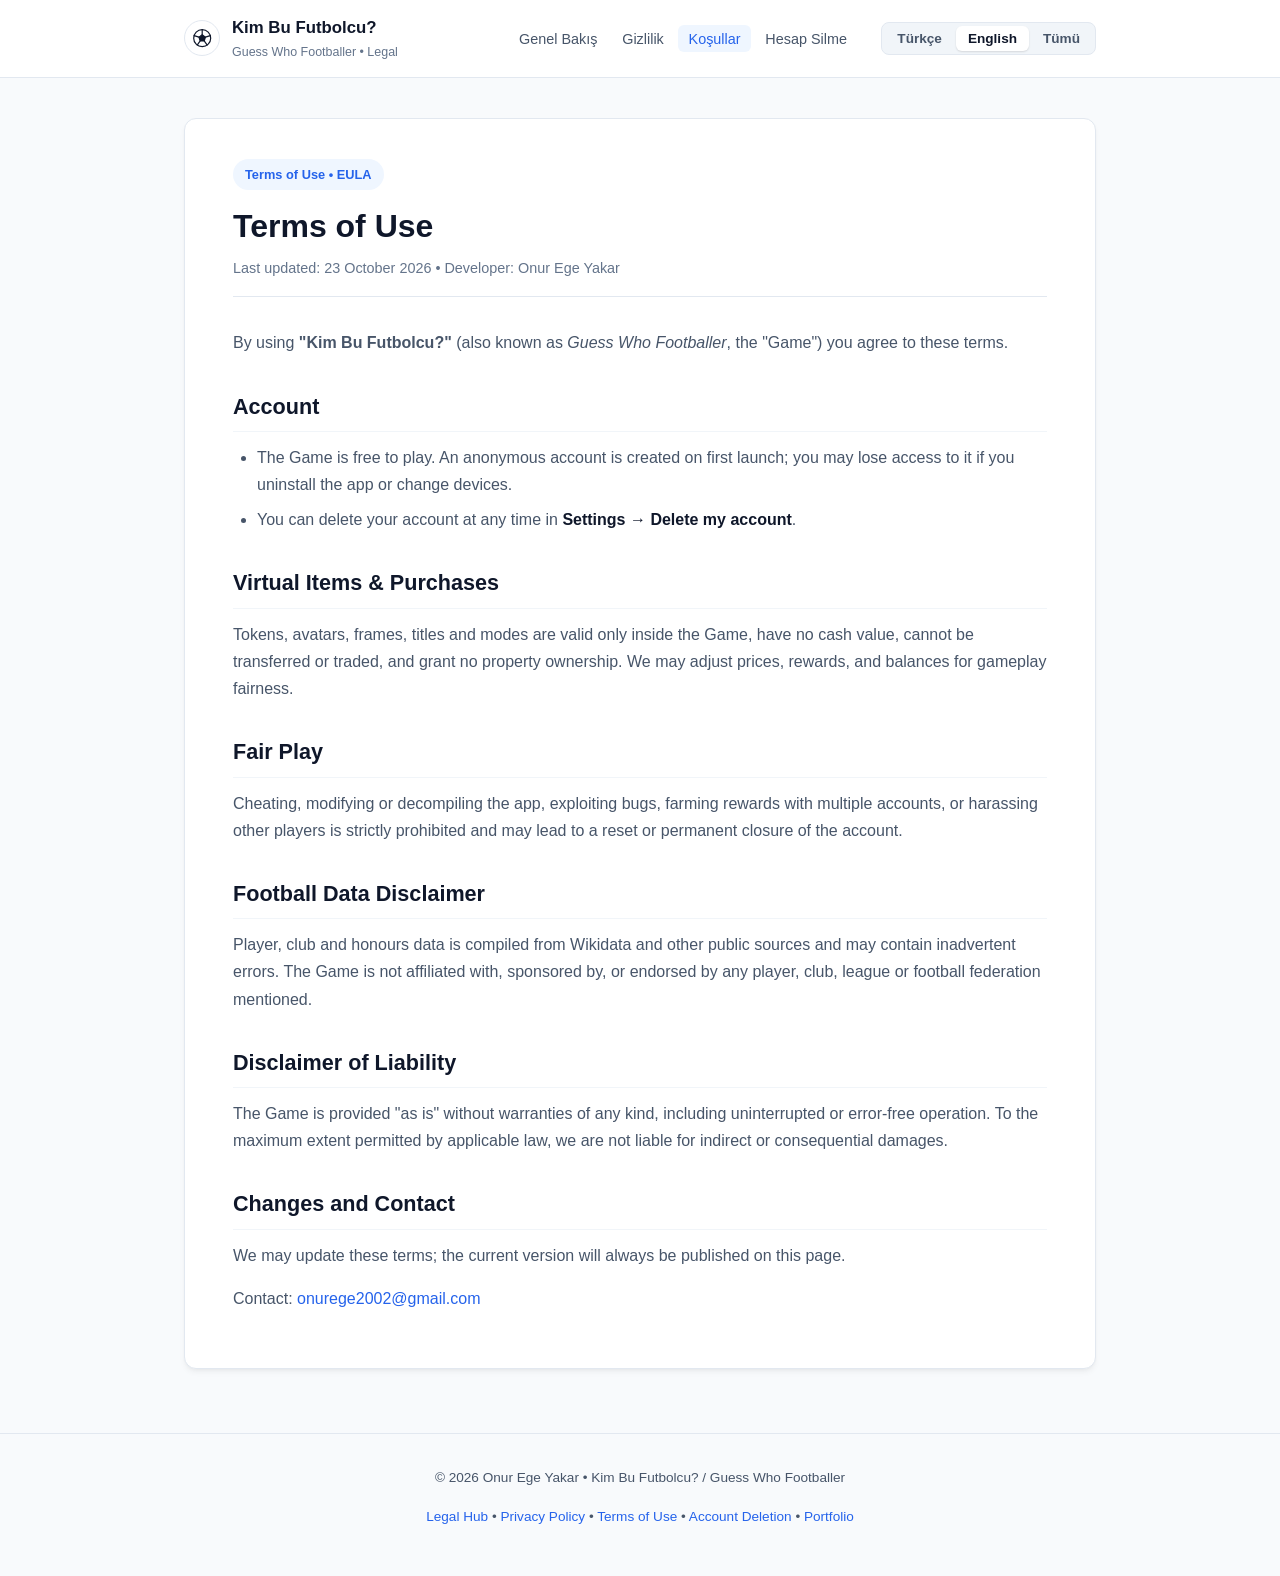
<file: kimbufutbolcu-legal/terms/index.html>
<!DOCTYPE html>
<html><head><meta charset="utf-8"><title>Redirecting...</title><meta http-equiv="refresh" content="0; url=/kimbufutbolcu/terms"><link rel="canonical" href="/kimbufutbolcu/terms"></head><body><p>Redirecting to <a href="/kimbufutbolcu/terms">/kimbufutbolcu/terms</a>...</p></body></html>
</file>
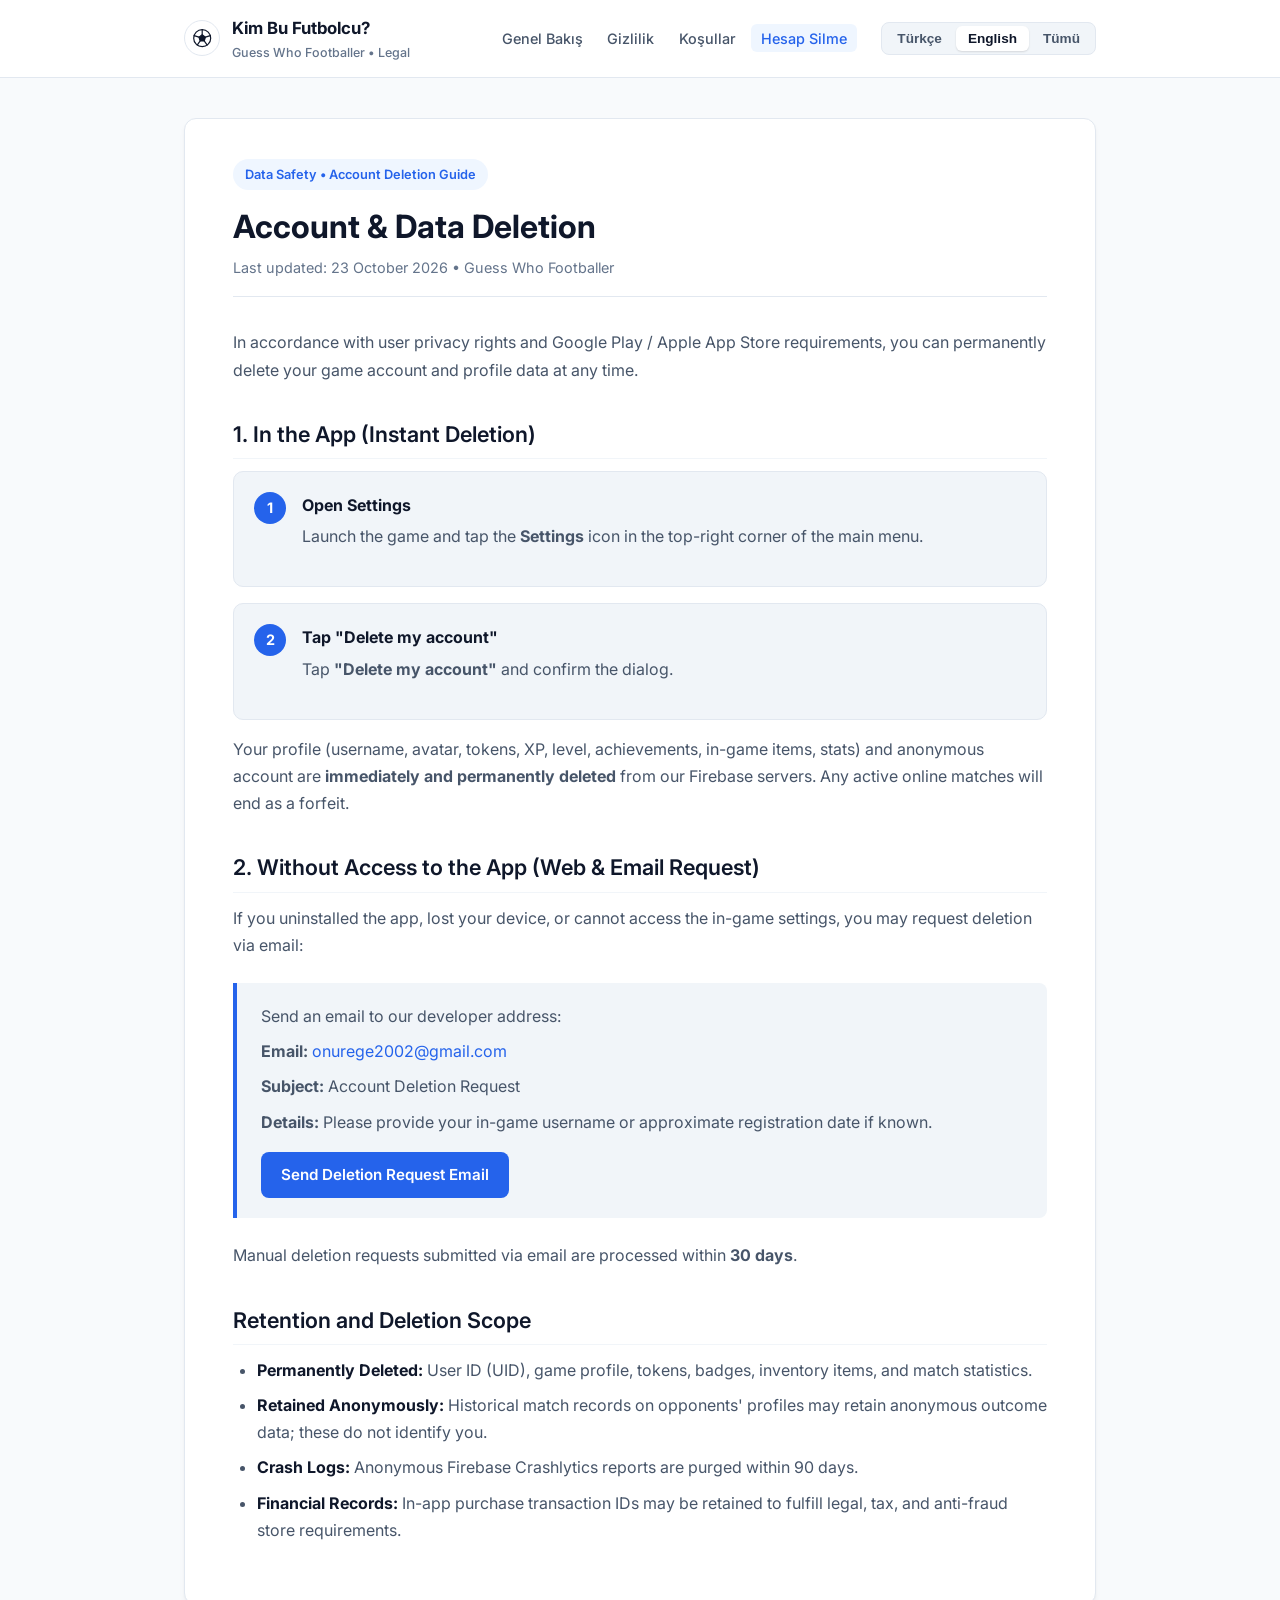
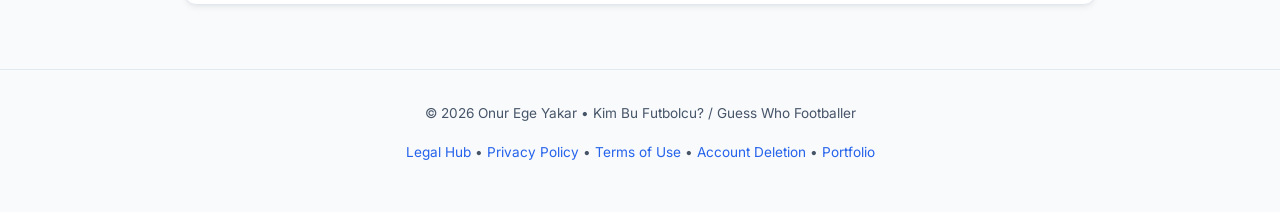
<file: kimbufutbolcu/delete-account/index.html>
<!DOCTYPE html>
<html lang="tr">
<head>
  <meta charset="UTF-8">
  <meta name="viewport" content="width=device-width, initial-scale=1.0">
  <title>Hesap ve Veri Silme / Account Deletion — Kim Bu Futbolcu?</title>
  <meta name="description" content="Kim Bu Futbolcu? oyununda hesap ve verilerinizi silme kılavuzu. Account and data deletion guide for Kim Bu Futbolcu? (Guess Who Footballer).">
  <link rel="preconnect" href="https://fonts.googleapis.com">
  <link rel="preconnect" href="https://fonts.gstatic.com" crossorigin>
  <link href="https://fonts.googleapis.com/css2?family=Inter:wght@300;400;500;600;700&display=swap" rel="stylesheet">
  <link rel="stylesheet" href="/kimbufutbolcu/legal.css?v=2">
</head>
<body>

  <header class="legal-header">
    <div class="legal-header-inner">
      <div class="brand-area">
        <a href="/kimbufutbolcu/" class="brand-icon" aria-hidden="true" tabindex="-1"><svg viewBox="0 0 24 24" aria-hidden="true"><circle cx="12" cy="12" r="10"/><path class="ball-patch" d="M12 8l3.8 2.76-1.45 4.48h-4.7L8.2 10.76z"/><path d="M12 8V2M15.8 10.76l5.7-1.86M14.35 15.24l3.55 4.86M9.65 15.24L6.1 20.1M8.2 10.76L2.5 8.9"/></svg></a>
        <div>
          <a href="/kimbufutbolcu/" class="brand-title">Kim Bu Futbolcu?</a>
          <div class="brand-subtitle">Guess Who Footballer &bull; Legal</div>
        </div>
      </div>

      <nav>
        <ul class="nav-links">
          <li><a href="/kimbufutbolcu/" class="nav-item">Genel Bakış</a></li>
          <li><a href="/kimbufutbolcu/privacy-policy" class="nav-item">Gizlilik</a></li>
          <li><a href="/kimbufutbolcu/terms" class="nav-item">Koşullar</a></li>
          <li><a href="/kimbufutbolcu/delete-account" class="nav-item active">Hesap Silme</a></li>
        </ul>
      </nav>

      <div class="lang-switch">
        <button type="button" class="lang-btn active" id="btn-tr" onclick="setLang('tr')">Türkçe</button>
        <button type="button" class="lang-btn" id="btn-en" onclick="setLang('en')">English</button>
        <button type="button" class="lang-btn" id="btn-all" onclick="setLang('all')">Tümü</button>
      </div>
    </div>
  </header>

  <main class="main-container">

    <!-- TURKISH SECTION -->
    <article id="sec-tr" class="legal-card lang-section">
      <div class="doc-badge">Veri Güvenliği &bull; Hesap Silme Kılavuzu</div>
      <h1>Hesap ve Veri Silme</h1>
      <div class="doc-date">Son güncelleme: 23 Ekim 2026 &bull; Kim Bu Futbolcu?</div>

      <p>Kullanıcı gizliliğine ve KVKK/GDPR gerekliliklerine tam uyum kapsamında, dilediğiniz an oyun içi hesabınızı ve profil verilerinizi silebilir veya silinmesini talep edebilirsiniz.</p>

      <h2>1. Uygulama İçinden (Anında Silme)</h2>
      <div class="step-card">
        <div class="step-num">1</div>
        <div class="step-text">
          <h4>Ayarlar Menüsünü Açın</h4>
          <p>Oyunu açın ve ana menünün sağ üst köşesinde yer alan <strong>Ayarlar</strong> butonuna dokunun.</p>
        </div>
      </div>

      <div class="step-card">
        <div class="step-num">2</div>
        <div class="step-text">
          <h4>Hesabımı Sil'i Seçin ve Onaylayın</h4>
          <p>Sayfanın altındaki <strong>"Hesabımı Sil"</strong> butonuna dokunun ve onay penceresini kabul edin.</p>
        </div>
      </div>

      <p>Bu işlem yapıldığı anda profiliniz (kullanıcı adı, avatar, jetonlar, seviye, başarımlar, satın alınan oyun içi öğeler, maç istatistikleri) ve anonim hesabınız Firebase sunucularımızdan <strong>kalıcı olarak silinir</strong>. Devam eden herhangi bir online maçınız varsa otomatik olarak pes etme ile sonlandırılır.</p>

      <h2>2. Uygulamaya Erişiminiz Yoksa (Web &amp; E-Posta Talebi)</h2>
      <p>Uygulamayı sildiyseniz, cihazınıza erişemiyorsanız veya teknik bir nedenden ötürü hesap silme işlemini oyun içinden yapamıyorsanız:</p>

      <div class="info-box">
        <p>Geliştirici e-posta adresimize hesap silme talebinizi iletebilirsiniz:</p>
        <p><strong>E-posta:</strong> <a href="mailto:onurege2002@gmail.com?subject=Kim%20Bu%20Futbolcu%20-%20Hesap%20Silme%20Talebi">onurege2002@gmail.com</a></p>
        <p><strong>Konu:</strong> Hesap Silme Talebi</p>
        <p><strong>İçerik:</strong> Mümkünse oyundaki kullanıcı adınızı veya işlem kimliğinizi belirtin.</p>
        <a href="mailto:onurege2002@gmail.com?subject=Kim%20Bu%20Futbolcu%20-%20Hesap%20Silme%20Talebi" class="btn-action">
          Hesap Silme Talebi Gönder
        </a>
      </div>
      <p>E-posta yoluyla yapılan talepler en geç <strong>30 gün içinde</strong> incelenir ve veriler kalıcı olarak silinir.</p>

      <h2>Silinen ve Saklanan Veriler Hakkında</h2>
      <ul>
        <li><strong>Kalıcı Silinenler:</strong> Kullanıcı kimliği (UID), profil bilgileri, seviye, jeton bakiyesi, kazanılan rozetler ve eşleşme istatistikleri derhal silinir.</li>
        <li><strong>Silinmeyen Veriler:</strong> Geçmiş maç kayıtlarında rakip oyuncunun maç geçmişinin bozulmaması adına anonim maç verileri kalabilir (bu kayıtlar adınızı veya kimliğinizi barındırmaz).</li>
        <li><strong>Çökme Kayıtları:</strong> Firebase Crashlytics çökme raporları adınızla ilişkilendirilmeksizin en fazla 90 gün sonra Firebase tarafından otomatik temizlenir.</li>
        <li><strong>Yasal Kayıtlar:</strong> Mali mevzuat ve mükerrer işlem önleme gereğince Apple ve Google mağaza satın alma sipariş numaraları sunucu kayıtlarında anonimleştirilmiş olarak saklanabilir.</li>
      </ul>
    </article>

    <!-- ENGLISH SECTION -->
    <article id="sec-en" class="legal-card lang-section">
      <div class="doc-badge">Data Safety &bull; Account Deletion Guide</div>
      <h1>Account &amp; Data Deletion</h1>
      <div class="doc-date">Last updated: 23 October 2026 &bull; Guess Who Footballer</div>

      <p>In accordance with user privacy rights and Google Play / Apple App Store requirements, you can permanently delete your game account and profile data at any time.</p>

      <h2>1. In the App (Instant Deletion)</h2>
      <div class="step-card">
        <div class="step-num">1</div>
        <div class="step-text">
          <h4>Open Settings</h4>
          <p>Launch the game and tap the <strong>Settings</strong> icon in the top-right corner of the main menu.</p>
        </div>
      </div>

      <div class="step-card">
        <div class="step-num">2</div>
        <div class="step-text">
          <h4>Tap "Delete my account"</h4>
          <p>Tap <strong>"Delete my account"</strong> and confirm the dialog.</p>
        </div>
      </div>

      <p>Your profile (username, avatar, tokens, XP, level, achievements, in-game items, stats) and anonymous account are <strong>immediately and permanently deleted</strong> from our Firebase servers. Any active online matches will end as a forfeit.</p>

      <h2>2. Without Access to the App (Web &amp; Email Request)</h2>
      <p>If you uninstalled the app, lost your device, or cannot access the in-game settings, you may request deletion via email:</p>

      <div class="info-box">
        <p>Send an email to our developer address:</p>
        <p><strong>Email:</strong> <a href="mailto:onurege2002@gmail.com?subject=Guess%20Who%20Footballer%20-%20Account%20Deletion%20Request">onurege2002@gmail.com</a></p>
        <p><strong>Subject:</strong> Account Deletion Request</p>
        <p><strong>Details:</strong> Please provide your in-game username or approximate registration date if known.</p>
        <a href="mailto:onurege2002@gmail.com?subject=Guess%20Who%20Footballer%20-%20Account%20Deletion%20Request" class="btn-action">
          Send Deletion Request Email
        </a>
      </div>
      <p>Manual deletion requests submitted via email are processed within <strong>30 days</strong>.</p>

      <h2>Retention and Deletion Scope</h2>
      <ul>
        <li><strong>Permanently Deleted:</strong> User ID (UID), game profile, tokens, badges, inventory items, and match statistics.</li>
        <li><strong>Retained Anonymously:</strong> Historical match records on opponents' profiles may retain anonymous outcome data; these do not identify you.</li>
        <li><strong>Crash Logs:</strong> Anonymous Firebase Crashlytics reports are purged within 90 days.</li>
        <li><strong>Financial Records:</strong> In-app purchase transaction IDs may be retained to fulfill legal, tax, and anti-fraud store requirements.</li>
      </ul>
    </article>

  </main>

  <footer class="legal-footer">
    <p>&copy; 2026 Onur Ege Yakar &bull; Kim Bu Futbolcu? / Guess Who Footballer</p>
    <p style="margin-top:0.35rem;"><a href="/kimbufutbolcu/">Legal Hub</a> &bull; <a href="/kimbufutbolcu/privacy-policy">Privacy Policy</a> &bull; <a href="/kimbufutbolcu/terms">Terms of Use</a> &bull; <a href="/kimbufutbolcu/delete-account">Account Deletion</a> &bull; <a href="/">Portfolio</a></p>
  </footer>

  <script>
    function setLang(lang) {
      const secTr = document.getElementById('sec-tr');
      const secEn = document.getElementById('sec-en');
      const btnTr = document.getElementById('btn-tr');
      const btnEn = document.getElementById('btn-en');
      const btnAll = document.getElementById('btn-all');

      btnTr.classList.remove('active');
      btnEn.classList.remove('active');
      btnAll.classList.remove('active');

      if (lang === 'tr') {
        secTr.style.display = 'block';
        secEn.style.display = 'none';
        btnTr.classList.add('active');
      } else if (lang === 'en') {
        secTr.style.display = 'none';
        secEn.style.display = 'block';
        btnEn.classList.add('active');
      } else {
        secTr.style.display = 'block';
        secEn.style.display = 'block';
        btnAll.classList.add('active');
      }
    }

    (function() {
      const params = new URLSearchParams(window.location.search);
      const queryLang = params.get('lang');
      if (queryLang === 'en') {
        setLang('en');
      } else if (queryLang === 'tr') {
        setLang('tr');
      } else if (queryLang === 'all') {
        setLang('all');
      } else {
        const userLang = (navigator.language || navigator.userLanguage || '').toLowerCase();
        if (userLang.startsWith('tr')) {
          setLang('tr');
        } else {
          setLang('en');
        }
      }
    })();
  </script>
</body>
</html>
</file>
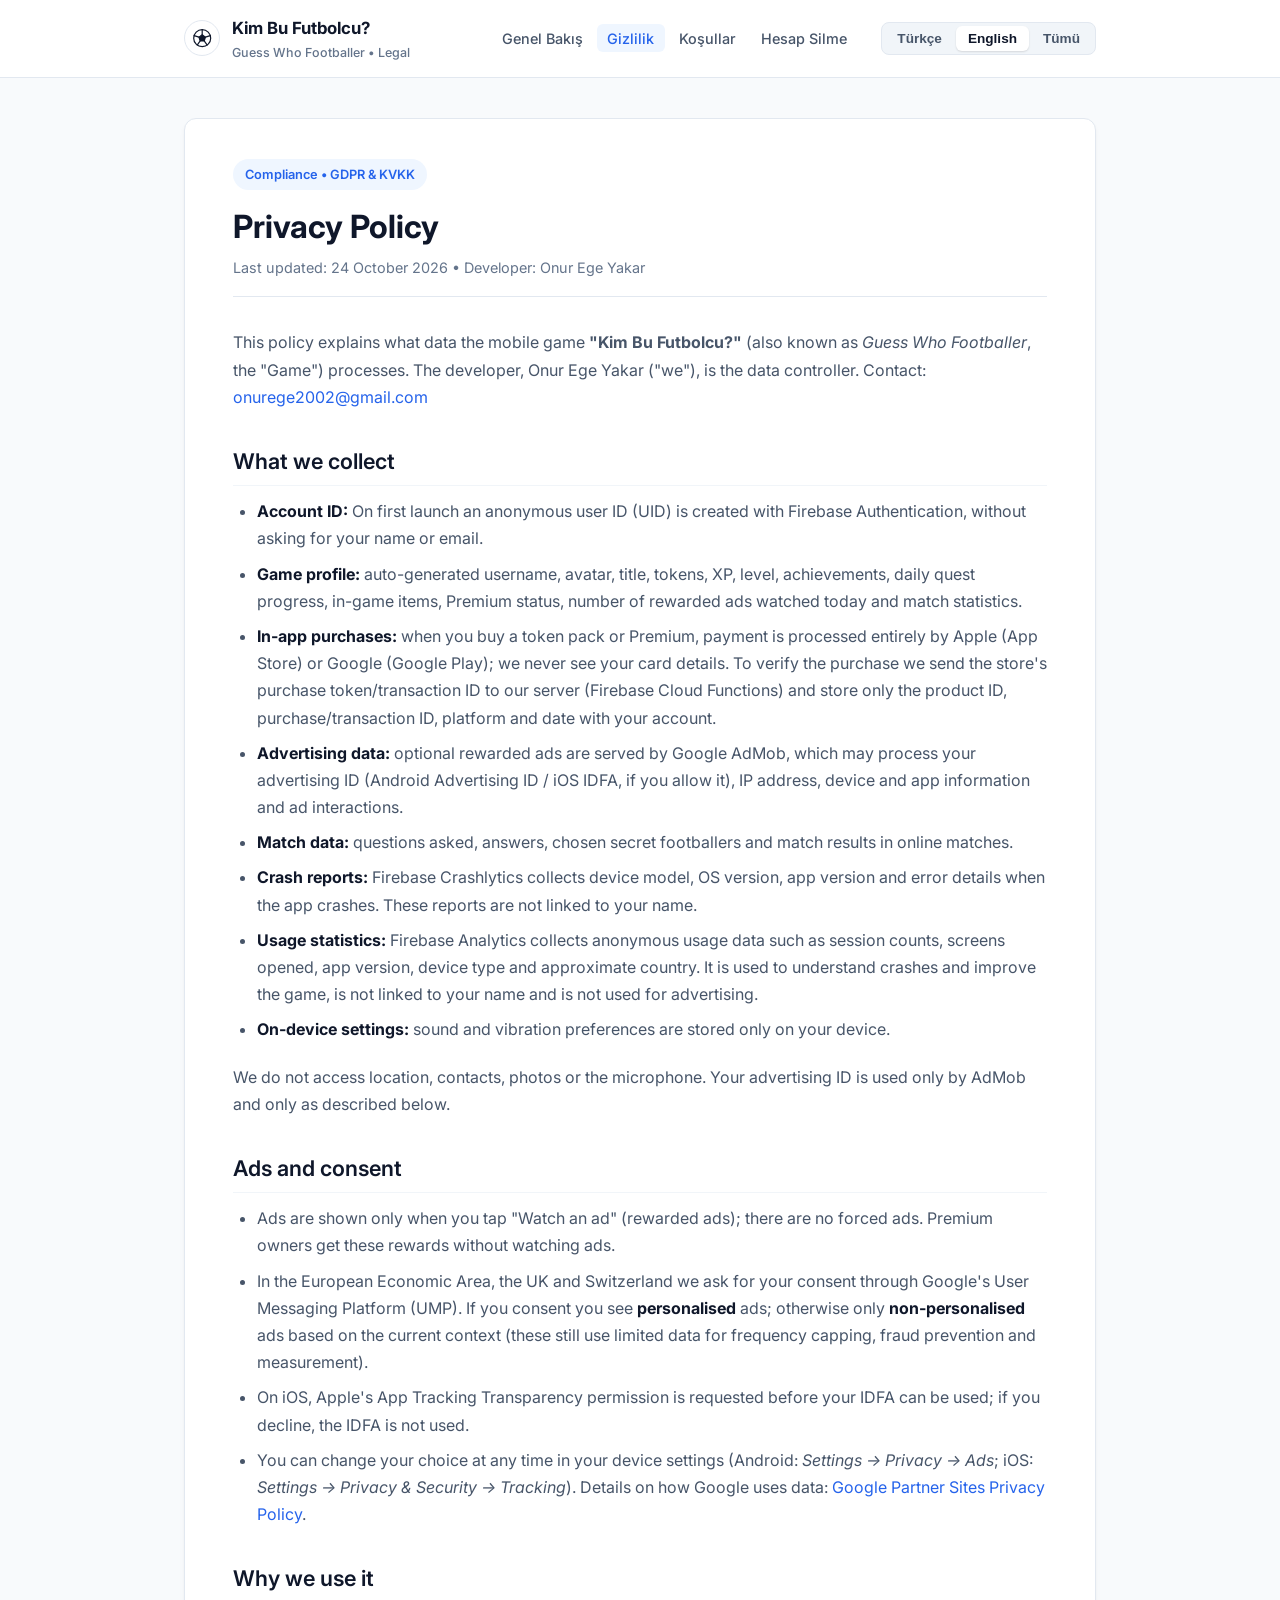
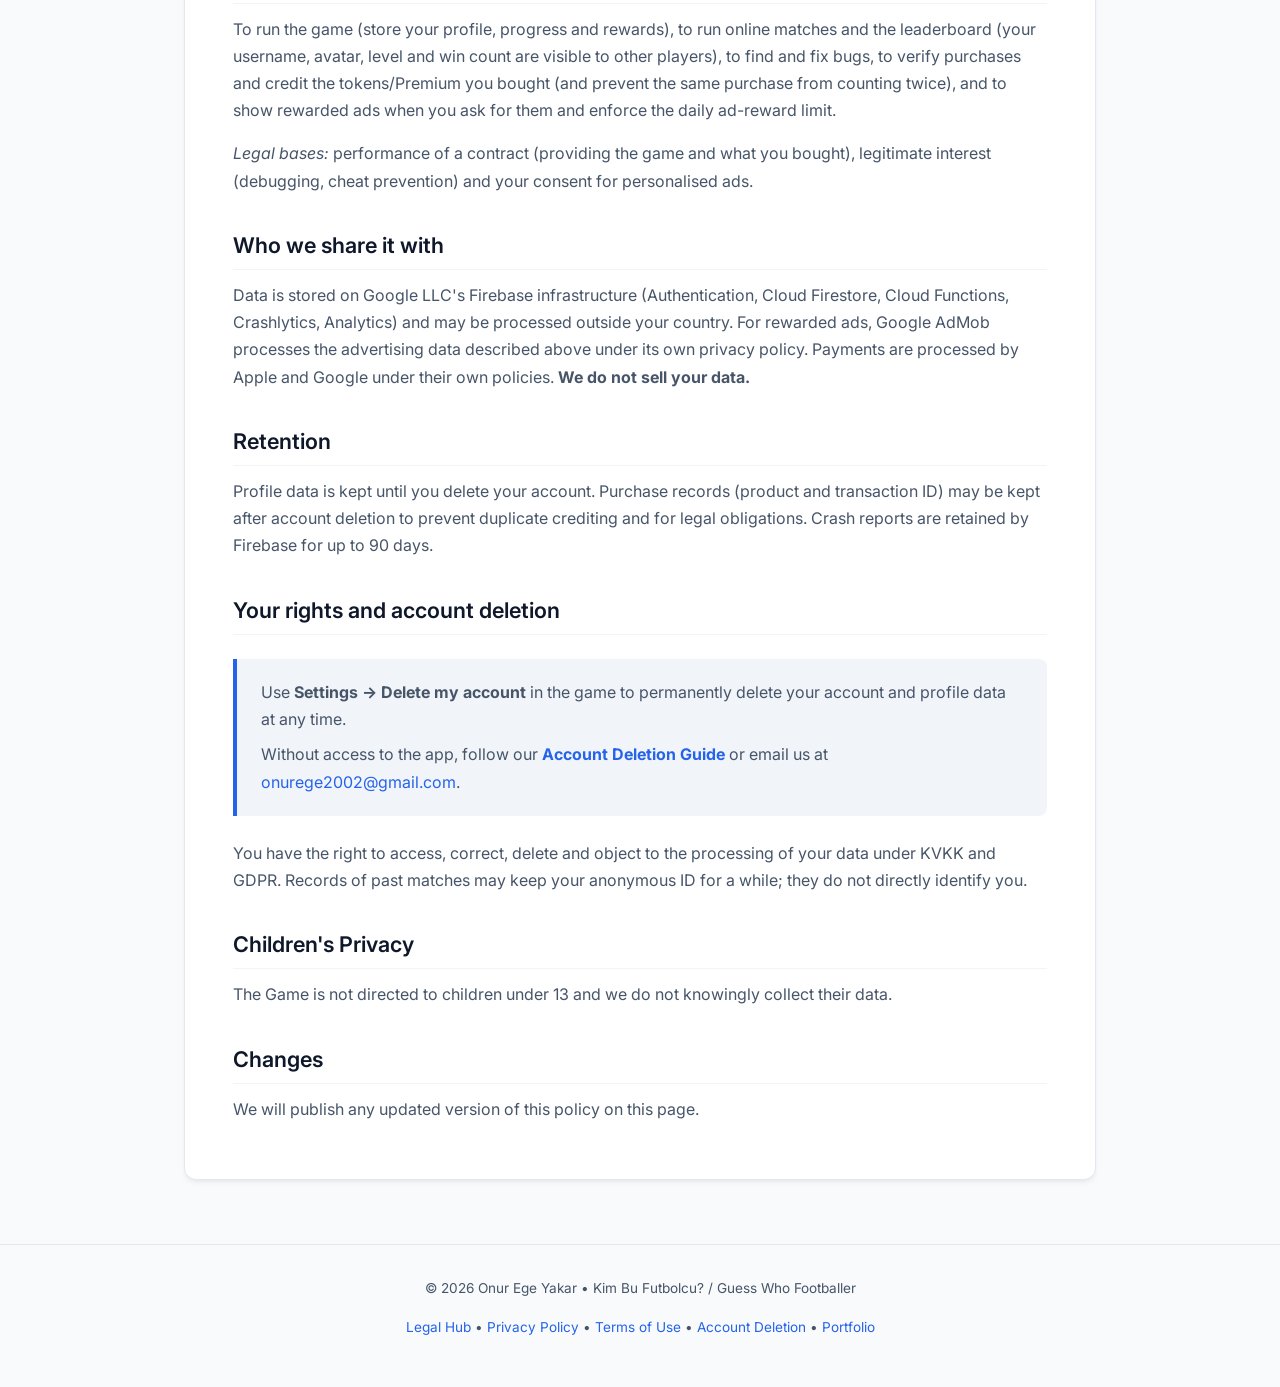
<file: kimbufutbolcu/privacy-policy/index.html>
<!DOCTYPE html>
<html lang="tr">
<head>
  <meta charset="UTF-8">
  <meta name="viewport" content="width=device-width, initial-scale=1.0">
  <title>Gizlilik Politikası / Privacy Policy — Kim Bu Futbolcu?</title>
  <meta name="description" content="Kim Bu Futbolcu? mobil oyununun Gizlilik Politikası / Privacy Policy for Kim Bu Futbolcu? (Guess Who Footballer) mobile game.">
  <link rel="preconnect" href="https://fonts.googleapis.com">
  <link rel="preconnect" href="https://fonts.gstatic.com" crossorigin>
  <link href="https://fonts.googleapis.com/css2?family=Inter:wght@300;400;500;600;700&display=swap" rel="stylesheet">
  <link rel="stylesheet" href="/kimbufutbolcu/legal.css?v=2">
</head>
<body>

  <header class="legal-header">
    <div class="legal-header-inner">
      <div class="brand-area">
        <a href="/kimbufutbolcu/" class="brand-icon" aria-hidden="true" tabindex="-1"><svg viewBox="0 0 24 24" aria-hidden="true"><circle cx="12" cy="12" r="10"/><path class="ball-patch" d="M12 8l3.8 2.76-1.45 4.48h-4.7L8.2 10.76z"/><path d="M12 8V2M15.8 10.76l5.7-1.86M14.35 15.24l3.55 4.86M9.65 15.24L6.1 20.1M8.2 10.76L2.5 8.9"/></svg></a>
        <div>
          <a href="/kimbufutbolcu/" class="brand-title">Kim Bu Futbolcu?</a>
          <div class="brand-subtitle">Guess Who Footballer &bull; Legal</div>
        </div>
      </div>

      <nav>
        <ul class="nav-links">
          <li><a href="/kimbufutbolcu/" class="nav-item">Genel Bakış</a></li>
          <li><a href="/kimbufutbolcu/privacy-policy" class="nav-item active">Gizlilik</a></li>
          <li><a href="/kimbufutbolcu/terms" class="nav-item">Koşullar</a></li>
          <li><a href="/kimbufutbolcu/delete-account" class="nav-item">Hesap Silme</a></li>
        </ul>
      </nav>

      <div class="lang-switch">
        <button type="button" class="lang-btn active" id="btn-tr" onclick="setLang('tr')">Türkçe</button>
        <button type="button" class="lang-btn" id="btn-en" onclick="setLang('en')">English</button>
        <button type="button" class="lang-btn" id="btn-all" onclick="setLang('all')">Tümü</button>
      </div>
    </div>
  </header>

  <main class="main-container">

    <!-- TURKISH SECTION -->
    <article id="sec-tr" class="legal-card lang-section">
      <div class="doc-badge">Yasal Uyumluluk &bull; KVKK &amp; GDPR</div>
      <h1>Gizlilik Politikası</h1>
      <div class="doc-date">Son güncelleme: 24 Ekim 2026 &bull; Geliştirici: Onur Ege Yakar</div>

      <p>Bu politika, <strong>"Kim Bu Futbolcu?"</strong> mobil oyununun ("Oyun") hangi verileri işlediğini açıklar. Oyunun geliştiricisi Onur Ege Yakar ("biz") veri sorumlusudur. Sorularınız için: <a href="mailto:onurege2002@gmail.com">onurege2002@gmail.com</a></p>

      <h2>Hangi verileri topluyoruz?</h2>
      <ul>
        <li><strong>Hesap kimliği:</strong> Oyuna ilk girişte, adınızı veya e-postanızı istemeden Firebase Authentication ile anonim bir kullanıcı kimliği (UID) oluşturulur.</li>
        <li><strong>Oyun profili:</strong> Otomatik verilen kullanıcı adı, avatar, unvan, jeton, deneyim puanı, seviye, başarımlar, günlük görev ilerlemesi, oyun içi satın alınan öğeler, Premium durumu, günlük izlenen ödüllü reklam sayısı ve maç istatistikleri.</li>
        <li><strong>Uygulama içi satın almalar:</strong> Jeton paketi veya Premium satın aldığınızda ödeme tamamen Apple (App Store) ya da Google (Google Play) tarafından işlenir; kart bilgilerinizi görmeyiz. Satın almayı doğrulamak için mağazanın verdiği satın alma belirtecini/işlem kimliğini sunucumuza (Firebase Cloud Functions) göndeririz ve hesabınızla birlikte yalnızca ürün kimliğini, satın alma/işlem kimliğini, platformu ve tarihi saklarız.</li>
        <li><strong>Reklam verileri:</strong> İsteğe bağlı ödüllü reklamlar Google AdMob ile gösterilir. AdMob; reklam kimliği (Android Reklam Kimliği / iOS IDFA, izin verdiyseniz), IP adresi, cihaz ve uygulama bilgileri ile reklam etkileşimlerini işleyebilir.</li>
        <li><strong>Maç verileri:</strong> Online maçlarda sorulan sorular, verilen cevaplar, seçilen gizli futbolcular ve maç sonucu.</li>
        <li><strong>Çökme raporları:</strong> Uygulama çöktüğünde Firebase Crashlytics; cihaz modeli, işletim sistemi sürümü, uygulama sürümü ve hata ayrıntılarını toplar. Bu raporlar adınızla ilişkilendirilmez.</li>
        <li><strong>Kullanım istatistikleri:</strong> Firebase Analytics; oturum sayısı, açılan ekranlar, uygulama sürümü, cihaz türü ve yaklaşık ülke gibi anonim kullanım verilerini toplar. Bu veriler çökmeleri anlamak ve oyunu iyileştirmek için kullanılır, adınızla ilişkilendirilmez ve reklam için kullanılmaz.</li>
        <li><strong>Cihazdaki ayarlar:</strong> Ses ve titreşim tercihleri yalnızca cihazınızda saklanır.</li>
      </ul>

      <p>Konum, kişiler, fotoğraf, mikrofon gibi hassas verilere kesinlikle erişmeyiz. Reklam kimliği yalnızca AdMob tarafından ve aşağıda açıklanan izinlerinize göre kullanılır.</p>

      <h2>Reklamlar ve onay</h2>
      <ul>
        <li>Reklamlar yalnızca siz "Reklam izle" düğmesine bastığınızda gösterilir (ödüllü reklam); oyunda zorunlu reklam yoktur. Premium sahipleri bu ödülleri reklam izlemeden alır.</li>
        <li>Avrupa Ekonomik Alanı, Birleşik Krallık ve İsviçre'de Google'ın Kullanıcı Mesajlaşma Platformu (UMP) üzerinden onayınızı isteriz. Onay verirseniz <strong>kişiselleştirilmiş</strong> reklamlar, vermezseniz yalnızca o anki içeriğe dayalı <strong>kişiselleştirilmemiş</strong> reklamlar gösterilir (bunlar da sıklık sınırı, dolandırıcılık önleme ve ölçüm için sınırlı veri kullanır).</li>
        <li>iOS'ta reklam kimliğinize (IDFA) erişmeden önce Apple'ın Uygulama Takibi Şeffaflığı (ATT) izni istenir; izin vermezseniz IDFA kullanılmaz.</li>
        <li>Seçiminizi cihaz ayarlarından (Android: <em>Ayarlar &rarr; Gizlilik &rarr; Reklamlar</em>; iOS: <em>Ayarlar &rarr; Gizlilik ve Güvenlik &rarr; Takip</em>) istediğiniz zaman değiştirebilirsiniz. Google'ın verileri nasıl kullandığı hakkında detaylı bilgi: <a href="https://policies.google.com/technologies/partner-sites" target="_blank" rel="noopener">Google İş Ortağı Gizlilik Politikası</a>.</li>
      </ul>

      <h2>Verileri neden kullanıyoruz?</h2>
      <ul>
        <li>Oyunu çalıştırmak: profilinizi, ilerlemenizi ve ödüllerinizi saklamak.</li>
        <li>Online maçları yürütmek ve liderlik tablosunu göstermek (kullanıcı adınız, avatarınız, seviyeniz ve galibiyet sayınız diğer oyunculara görünür).</li>
        <li>Hataları ve çökmeleri bulup düzeltmek.</li>
        <li>Satın almaları doğrulamak, satın alınan jetonları/Premium'u hesabınıza eklemek ve aynı satın almanın iki kez sayılmasını önlemek.</li>
        <li>İsteğiniz üzerine ödüllü reklam göstermek ve günlük reklam ödülü sınırını uygulamak.</li>
      </ul>
      <p><em>Hukuki dayanak:</em> Sözleşmenin ifası (oyunun ve satın aldıklarınızın sunulması), meşru menfaat (hata ayıklama, hile önleme) ve kişiselleştirilmiş reklamlar için açık rızanız.</p>

      <h2>Verileri kimlerle paylaşıyoruz?</h2>
      <p>Verileriniz, hizmet sağlayıcımız Google LLC'nin Firebase (Authentication, Cloud Firestore, Cloud Functions, Crashlytics, Analytics) altyapısında saklanır ve Türkiye dışındaki sunucularda işlenebilir. Ödüllü reklamlar için Google AdMob, yukarıda açıklanan reklam verilerini kendi gizlilik politikasına göre işler. Ödemeler Apple ve Google tarafından kendi politikalarına göre işlenir. <strong>Kişisel verilerinizi kesinlikle satmayız veya kiralamayız.</strong></p>

      <h2>Ne kadar süre saklıyoruz?</h2>
      <p>Profil verileriniz hesabınızı silene kadar saklanır. Satın alma kayıtları (ürün ve işlem kimliği) mükerrer işlemi önlemek ve yasal muhasebe yükümlülükleri için hesabınız silinse de saklanabilir. Çökme raporları Firebase tarafından en fazla 90 gün tutulur.</p>

      <h2>Haklarınız ve hesabın silinmesi</h2>
      <div class="info-box">
        <p>Oyunda <strong>Ayarlar &rarr; Hesabımı Sil</strong> seçeneği ile hesabınızı ve profil verilerinizi istediğiniz an kalıcı olarak silebilirsiniz.</p>
        <p>Uygulamaya erişiminiz yoksa <a href="/kimbufutbolcu/delete-account"><strong>Hesap Silme Sayfamızdaki adımları</strong></a> izleyebilir veya doğrudan <a href="mailto:onurege2002@gmail.com">onurege2002@gmail.com</a> adresine e-posta gönderebilirsiniz.</p>
      </div>
      <p>KVKK ve GDPR kapsamında verilerinize erişme, düzeltme, silme ve itiraz etme haklarınız saklıdır. Daha önce oynadığınız maçların kayıtlarında rakibinize ait bilgiler ve anonim kullanıcı kimliğiniz bir süre daha kalabilir; bu kayıtlar sizi doğrudan tanımlamaz.</p>

      <h2>Çocukların Gizliliği</h2>
      <p>Oyun 13 yaşından küçük çocuklara yönelik değildir ve bu yaştaki çocuklardan bilerek veri toplamayız.</p>

      <h2>Değişiklikler</h2>
      <p>Bu politikayı güncellediğimizde yeni sürümü bu sayfada yayımlarız.</p>
    </article>

    <!-- ENGLISH SECTION -->
    <article id="sec-en" class="legal-card lang-section">
      <div class="doc-badge">Compliance &bull; GDPR &amp; KVKK</div>
      <h1>Privacy Policy</h1>
      <div class="doc-date">Last updated: 24 October 2026 &bull; Developer: Onur Ege Yakar</div>

      <p>This policy explains what data the mobile game <strong>"Kim Bu Futbolcu?"</strong> (also known as <em>Guess Who Footballer</em>, the "Game") processes. The developer, Onur Ege Yakar ("we"), is the data controller. Contact: <a href="mailto:onurege2002@gmail.com">onurege2002@gmail.com</a></p>

      <h2>What we collect</h2>
      <ul>
        <li><strong>Account ID:</strong> On first launch an anonymous user ID (UID) is created with Firebase Authentication, without asking for your name or email.</li>
        <li><strong>Game profile:</strong> auto-generated username, avatar, title, tokens, XP, level, achievements, daily quest progress, in-game items, Premium status, number of rewarded ads watched today and match statistics.</li>
        <li><strong>In-app purchases:</strong> when you buy a token pack or Premium, payment is processed entirely by Apple (App Store) or Google (Google Play); we never see your card details. To verify the purchase we send the store's purchase token/transaction ID to our server (Firebase Cloud Functions) and store only the product ID, purchase/transaction ID, platform and date with your account.</li>
        <li><strong>Advertising data:</strong> optional rewarded ads are served by Google AdMob, which may process your advertising ID (Android Advertising ID / iOS IDFA, if you allow it), IP address, device and app information and ad interactions.</li>
        <li><strong>Match data:</strong> questions asked, answers, chosen secret footballers and match results in online matches.</li>
        <li><strong>Crash reports:</strong> Firebase Crashlytics collects device model, OS version, app version and error details when the app crashes. These reports are not linked to your name.</li>
        <li><strong>Usage statistics:</strong> Firebase Analytics collects anonymous usage data such as session counts, screens opened, app version, device type and approximate country. It is used to understand crashes and improve the game, is not linked to your name and is not used for advertising.</li>
        <li><strong>On-device settings:</strong> sound and vibration preferences are stored only on your device.</li>
      </ul>

      <p>We do not access location, contacts, photos or the microphone. Your advertising ID is used only by AdMob and only as described below.</p>

      <h2>Ads and consent</h2>
      <ul>
        <li>Ads are shown only when you tap "Watch an ad" (rewarded ads); there are no forced ads. Premium owners get these rewards without watching ads.</li>
        <li>In the European Economic Area, the UK and Switzerland we ask for your consent through Google's User Messaging Platform (UMP). If you consent you see <strong>personalised</strong> ads; otherwise only <strong>non-personalised</strong> ads based on the current context (these still use limited data for frequency capping, fraud prevention and measurement).</li>
        <li>On iOS, Apple's App Tracking Transparency permission is requested before your IDFA can be used; if you decline, the IDFA is not used.</li>
        <li>You can change your choice at any time in your device settings (Android: <em>Settings &rarr; Privacy &rarr; Ads</em>; iOS: <em>Settings &rarr; Privacy &amp; Security &rarr; Tracking</em>). Details on how Google uses data: <a href="https://policies.google.com/technologies/partner-sites" target="_blank" rel="noopener">Google Partner Sites Privacy Policy</a>.</li>
      </ul>

      <h2>Why we use it</h2>
      <p>To run the game (store your profile, progress and rewards), to run online matches and the leaderboard (your username, avatar, level and win count are visible to other players), to find and fix bugs, to verify purchases and credit the tokens/Premium you bought (and prevent the same purchase from counting twice), and to show rewarded ads when you ask for them and enforce the daily ad-reward limit.</p>
      <p><em>Legal bases:</em> performance of a contract (providing the game and what you bought), legitimate interest (debugging, cheat prevention) and your consent for personalised ads.</p>

      <h2>Who we share it with</h2>
      <p>Data is stored on Google LLC's Firebase infrastructure (Authentication, Cloud Firestore, Cloud Functions, Crashlytics, Analytics) and may be processed outside your country. For rewarded ads, Google AdMob processes the advertising data described above under its own privacy policy. Payments are processed by Apple and Google under their own policies. <strong>We do not sell your data.</strong></p>

      <h2>Retention</h2>
      <p>Profile data is kept until you delete your account. Purchase records (product and transaction ID) may be kept after account deletion to prevent duplicate crediting and for legal obligations. Crash reports are retained by Firebase for up to 90 days.</p>

      <h2>Your rights and account deletion</h2>
      <div class="info-box">
        <p>Use <strong>Settings &rarr; Delete my account</strong> in the game to permanently delete your account and profile data at any time.</p>
        <p>Without access to the app, follow our <a href="/kimbufutbolcu/delete-account"><strong>Account Deletion Guide</strong></a> or email us at <a href="mailto:onurege2002@gmail.com">onurege2002@gmail.com</a>.</p>
      </div>
      <p>You have the right to access, correct, delete and object to the processing of your data under KVKK and GDPR. Records of past matches may keep your anonymous ID for a while; they do not directly identify you.</p>

      <h2>Children's Privacy</h2>
      <p>The Game is not directed to children under 13 and we do not knowingly collect their data.</p>

      <h2>Changes</h2>
      <p>We will publish any updated version of this policy on this page.</p>
    </article>

  </main>

  <footer class="legal-footer">
    <p>&copy; 2026 Onur Ege Yakar &bull; Kim Bu Futbolcu? / Guess Who Footballer</p>
    <p style="margin-top:0.35rem;"><a href="/kimbufutbolcu/">Legal Hub</a> &bull; <a href="/kimbufutbolcu/privacy-policy">Privacy Policy</a> &bull; <a href="/kimbufutbolcu/terms">Terms of Use</a> &bull; <a href="/kimbufutbolcu/delete-account">Account Deletion</a> &bull; <a href="/">Portfolio</a></p>
  </footer>

  <script>
    function setLang(lang) {
      const secTr = document.getElementById('sec-tr');
      const secEn = document.getElementById('sec-en');
      const btnTr = document.getElementById('btn-tr');
      const btnEn = document.getElementById('btn-en');
      const btnAll = document.getElementById('btn-all');

      btnTr.classList.remove('active');
      btnEn.classList.remove('active');
      btnAll.classList.remove('active');

      if (lang === 'tr') {
        secTr.style.display = 'block';
        secEn.style.display = 'none';
        btnTr.classList.add('active');
      } else if (lang === 'en') {
        secTr.style.display = 'none';
        secEn.style.display = 'block';
        btnEn.classList.add('active');
      } else {
        secTr.style.display = 'block';
        secEn.style.display = 'block';
        btnAll.classList.add('active');
      }
    }

    // Auto-detect language preference from browser or query parameter
    (function() {
      const params = new URLSearchParams(window.location.search);
      const queryLang = params.get('lang');
      if (queryLang === 'en') {
        setLang('en');
      } else if (queryLang === 'tr') {
        setLang('tr');
      } else if (queryLang === 'all') {
        setLang('all');
      } else {
        const userLang = (navigator.language || navigator.userLanguage || '').toLowerCase();
        if (userLang.startsWith('tr')) {
          setLang('tr');
        } else {
          setLang('en');
        }
      }
    })();
  </script>
</body>
</html>
</file>
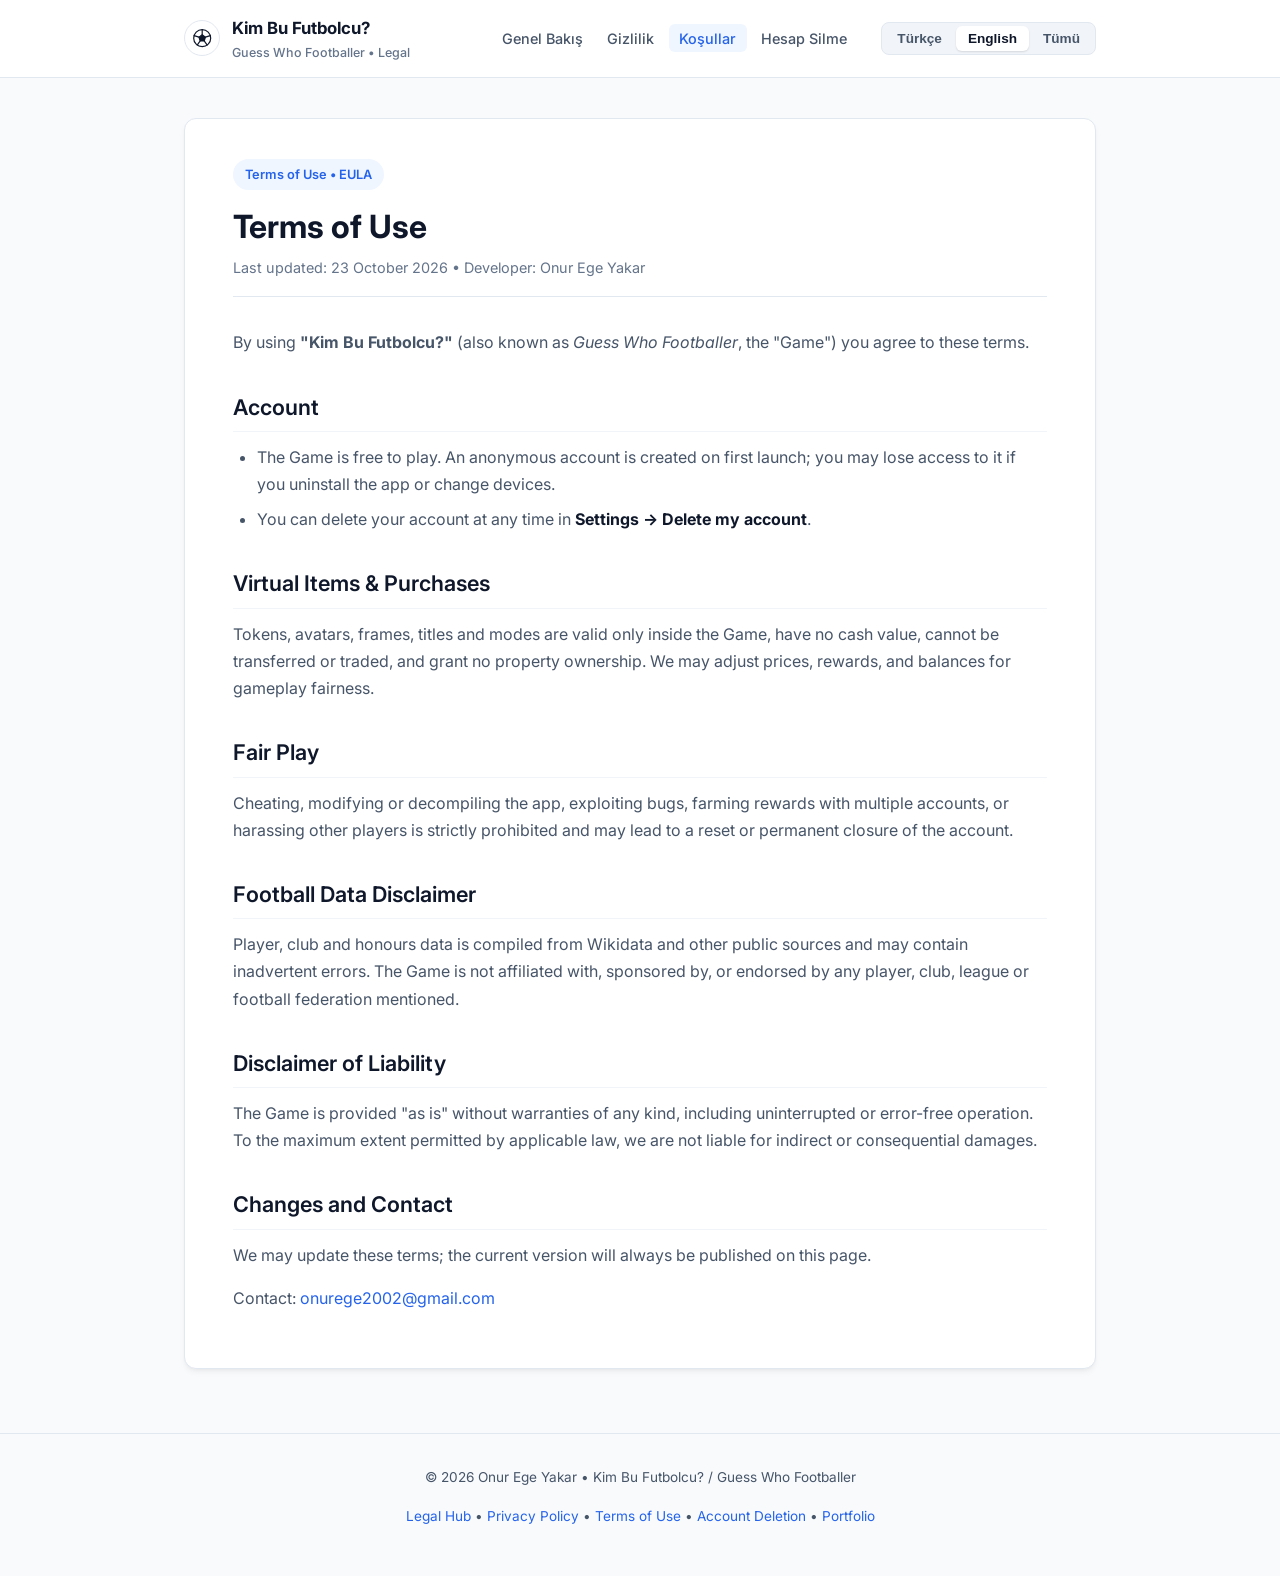
<file: kimbufutbolcu/terms-of-service/index.html>
<!DOCTYPE html>
<html lang="tr">
<head>
  <meta charset="UTF-8">
  <meta name="viewport" content="width=device-width, initial-scale=1.0">
  <title>Kullanım Koşulları / Terms of Use — Kim Bu Futbolcu?</title>
  <meta name="description" content="Kim Bu Futbolcu? mobil oyununun Kullanım Koşulları / Terms of Use for Kim Bu Futbolcu? (Guess Who Footballer) mobile game.">
  <link rel="preconnect" href="https://fonts.googleapis.com">
  <link rel="preconnect" href="https://fonts.gstatic.com" crossorigin>
  <link href="https://fonts.googleapis.com/css2?family=Inter:wght@300;400;500;600;700&display=swap" rel="stylesheet">
  <link rel="stylesheet" href="/kimbufutbolcu/legal.css?v=2">
</head>
<body>

  <header class="legal-header">
    <div class="legal-header-inner">
      <div class="brand-area">
        <a href="/kimbufutbolcu/" class="brand-icon" aria-hidden="true" tabindex="-1"><svg viewBox="0 0 24 24" aria-hidden="true"><circle cx="12" cy="12" r="10"/><path class="ball-patch" d="M12 8l3.8 2.76-1.45 4.48h-4.7L8.2 10.76z"/><path d="M12 8V2M15.8 10.76l5.7-1.86M14.35 15.24l3.55 4.86M9.65 15.24L6.1 20.1M8.2 10.76L2.5 8.9"/></svg></a>
        <div>
          <a href="/kimbufutbolcu/" class="brand-title">Kim Bu Futbolcu?</a>
          <div class="brand-subtitle">Guess Who Footballer &bull; Legal</div>
        </div>
      </div>

      <nav>
        <ul class="nav-links">
          <li><a href="/kimbufutbolcu/" class="nav-item">Genel Bakış</a></li>
          <li><a href="/kimbufutbolcu/privacy-policy" class="nav-item">Gizlilik</a></li>
          <li><a href="/kimbufutbolcu/terms" class="nav-item active">Koşullar</a></li>
          <li><a href="/kimbufutbolcu/delete-account" class="nav-item">Hesap Silme</a></li>
        </ul>
      </nav>

      <div class="lang-switch">
        <button type="button" class="lang-btn active" id="btn-tr" onclick="setLang('tr')">Türkçe</button>
        <button type="button" class="lang-btn" id="btn-en" onclick="setLang('en')">English</button>
        <button type="button" class="lang-btn" id="btn-all" onclick="setLang('all')">Tümü</button>
      </div>
    </div>
  </header>

  <main class="main-container">

    <!-- TURKISH SECTION -->
    <article id="sec-tr" class="legal-card lang-section">
      <div class="doc-badge">Kullanım Koşulları &bull; EULA</div>
      <h1>Kullanım Koşulları</h1>
      <div class="doc-date">Son güncelleme: 23 Ekim 2026 &bull; Geliştirici: Onur Ege Yakar</div>

      <p><strong>"Kim Bu Futbolcu?"</strong> oyununu ("Oyun") kullanarak bu koşulları kabul etmiş olursunuz.</p>

      <h2>Oyun ve hesap</h2>
      <ul>
        <li>Oyun ücretsizdir. Oyuna ilk girişte sizin için anonim bir hesap oluşturulur. Uygulamayı silerseniz veya cihaz değiştirirseniz bu hesaba erişiminizi kaybedebilirsiniz.</li>
        <li>Hesabınızı <strong>Ayarlar &rarr; Hesabımı Sil</strong> ile istediğiniz an kalıcı olarak silebilirsiniz.</li>
      </ul>

      <h2>Oyun içi jetonlar ve öğeler</h2>
      <p>Jetonlar, avatarlar, çerçeveler, unvanlar ve modlar yalnızca oyun içinde geçerlidir; gerçek paraya çevrilemez, devredilemez ve bir mülkiyet hakkı doğurmaz. Oyun dengesi için fiyatları ve ödülleri değiştirme hakkımız saklıdır.</p>

      <h2>Adil oyun (Fair Play)</h2>
      <p>Hile yapmak, uygulamayı tersine mühendislikle değiştirmek, açıkları kötüye kullanmak, birden fazla hesapla ödül kasmak veya diğer oyuncuları rahatsız etmek kesinlikle yasaktır. Bu durumlarda ilgili hesabı sıfırlayabilir veya kalıcı olarak kapatabiliriz.</p>

      <h2>Futbolcu bilgileri</h2>
      <p>Oyundaki futbolcu, kulüp ve başarı bilgileri Wikidata ve diğer kamuya açık kaynaklardan derlenmiştir ve insan kaynaklı hatalar içerebilir. Oyun; adı geçen futbolcular, kulüpler, ligler veya federasyonlarla bağlantılı değildir ve onlar tarafından onaylanmamıştır.</p>

      <h2>Sorumluluk Reddi</h2>
      <p>Oyun "olduğu gibi" (as-is) sunulur. Kesintisiz veya hatasız çalışacağını garanti etmeyiz. Yasaların izin verdiği ölçüde, oyunun kullanımından veya kesintiye uğramasından doğan dolaylı zararlardan sorumlu değiliz.</p>

      <h2>Değişiklikler ve İletişim</h2>
      <p>Bu koşulları güncelleyebiliriz; güncel sürüm her zaman bu sayfada yayımlanır.</p>
      <p>Sorularınız ve talepleriniz için iletişim: <a href="mailto:onurege2002@gmail.com">onurege2002@gmail.com</a></p>
    </article>

    <!-- ENGLISH SECTION -->
    <article id="sec-en" class="legal-card lang-section">
      <div class="doc-badge">Terms of Use &bull; EULA</div>
      <h1>Terms of Use</h1>
      <div class="doc-date">Last updated: 23 October 2026 &bull; Developer: Onur Ege Yakar</div>

      <p>By using <strong>"Kim Bu Futbolcu?"</strong> (also known as <em>Guess Who Footballer</em>, the "Game") you agree to these terms.</p>

      <h2>Account</h2>
      <ul>
        <li>The Game is free to play. An anonymous account is created on first launch; you may lose access to it if you uninstall the app or change devices.</li>
        <li>You can delete your account at any time in <strong>Settings &rarr; Delete my account</strong>.</li>
      </ul>

      <h2>Virtual Items &amp; Purchases</h2>
      <p>Tokens, avatars, frames, titles and modes are valid only inside the Game, have no cash value, cannot be transferred or traded, and grant no property ownership. We may adjust prices, rewards, and balances for gameplay fairness.</p>

      <h2>Fair Play</h2>
      <p>Cheating, modifying or decompiling the app, exploiting bugs, farming rewards with multiple accounts, or harassing other players is strictly prohibited and may lead to a reset or permanent closure of the account.</p>

      <h2>Football Data Disclaimer</h2>
      <p>Player, club and honours data is compiled from Wikidata and other public sources and may contain inadvertent errors. The Game is not affiliated with, sponsored by, or endorsed by any player, club, league or football federation mentioned.</p>

      <h2>Disclaimer of Liability</h2>
      <p>The Game is provided "as is" without warranties of any kind, including uninterrupted or error-free operation. To the maximum extent permitted by applicable law, we are not liable for indirect or consequential damages.</p>

      <h2>Changes and Contact</h2>
      <p>We may update these terms; the current version will always be published on this page.</p>
      <p>Contact: <a href="mailto:onurege2002@gmail.com">onurege2002@gmail.com</a></p>
    </article>

  </main>

  <footer class="legal-footer">
    <p>&copy; 2026 Onur Ege Yakar &bull; Kim Bu Futbolcu? / Guess Who Footballer</p>
    <p style="margin-top:0.35rem;"><a href="/kimbufutbolcu/">Legal Hub</a> &bull; <a href="/kimbufutbolcu/privacy-policy">Privacy Policy</a> &bull; <a href="/kimbufutbolcu/terms">Terms of Use</a> &bull; <a href="/kimbufutbolcu/delete-account">Account Deletion</a> &bull; <a href="/">Portfolio</a></p>
  </footer>

  <script>
    function setLang(lang) {
      const secTr = document.getElementById('sec-tr');
      const secEn = document.getElementById('sec-en');
      const btnTr = document.getElementById('btn-tr');
      const btnEn = document.getElementById('btn-en');
      const btnAll = document.getElementById('btn-all');

      btnTr.classList.remove('active');
      btnEn.classList.remove('active');
      btnAll.classList.remove('active');

      if (lang === 'tr') {
        secTr.style.display = 'block';
        secEn.style.display = 'none';
        btnTr.classList.add('active');
      } else if (lang === 'en') {
        secTr.style.display = 'none';
        secEn.style.display = 'block';
        btnEn.classList.add('active');
      } else {
        secTr.style.display = 'block';
        secEn.style.display = 'block';
        btnAll.classList.add('active');
      }
    }

    (function() {
      const params = new URLSearchParams(window.location.search);
      const queryLang = params.get('lang');
      if (queryLang === 'en') {
        setLang('en');
      } else if (queryLang === 'tr') {
        setLang('tr');
      } else if (queryLang === 'all') {
        setLang('all');
      } else {
        const userLang = (navigator.language || navigator.userLanguage || '').toLowerCase();
        if (userLang.startsWith('tr')) {
          setLang('tr');
        } else {
          setLang('en');
        }
      }
    })();
  </script>
</body>
</html>
</file>
<file: style.css>
/* ============================================
   DESIGN TOKENS
   ============================================ */

:root {
    --bg: #0e0f12;
    --bg-raised: #15171b;
    --text: #ececef;
    --text-secondary: #a6a8b0;
    --text-muted: #73757e;
    --border: #24262c;
    --border-strong: #34373f;
    --accent: #7aa7ff;
    --accent-ink: #0e0f12;
    --ok: #5fc48d;
    --radius: 8px;
    --nav-h: 60px;
    --font-sans: 'Inter', -apple-system, BlinkMacSystemFont, 'Segoe UI', Roboto, sans-serif;
    --font-mono: 'JetBrains Mono', ui-monospace, SFMono-Regular, Menlo, monospace;
    color-scheme: dark;
}

@media (prefers-color-scheme: light) {
    :root {
        --bg: #fbfbfa;
        --bg-raised: #ffffff;
        --text: #17181b;
        --text-secondary: #4b4d55;
        --text-muted: #7c7e86;
        --border: #e6e6e3;
        --border-strong: #d2d2ce;
        --accent: #2456d6;
        --accent-ink: #ffffff;
        --ok: #1f8a52;
        color-scheme: light;
    }
}

*,
*::before,
*::after {
    margin: 0;
    padding: 0;
    box-sizing: border-box;
}

html {
    scroll-behavior: smooth;
    scroll-padding-top: calc(var(--nav-h) + 16px);
}

body {
    font-family: var(--font-sans);
    background: var(--bg);
    color: var(--text);
    line-height: 1.6;
    -webkit-font-smoothing: antialiased;
}

a {
    color: inherit;
}

ul,
ol {
    list-style: none;
}

.container {
    max-width: 1040px;
    margin: 0 auto;
    padding: 0 24px;
}

/* ============================================
   NAVIGATION
   ============================================ */

.navbar {
    position: sticky;
    top: 0;
    z-index: 100;
    background: color-mix(in srgb, var(--bg) 92%, transparent);
    backdrop-filter: saturate(140%) blur(10px);
    -webkit-backdrop-filter: saturate(140%) blur(10px);
    border-bottom: 1px solid var(--border);
}

.nav-inner {
    height: var(--nav-h);
    display: flex;
    align-items: center;
    gap: 2rem;
}

.nav-brand {
    font-weight: 600;
    font-size: 0.98rem;
    text-decoration: none;
    white-space: nowrap;
    letter-spacing: -0.01em;
}

.nav-menu {
    display: flex;
    gap: 1.5rem;
    margin-left: auto;
}

.nav-link {
    color: var(--text-secondary);
    text-decoration: none;
    font-size: 0.9rem;
    white-space: nowrap;
    transition: color 0.15s ease;
}

.nav-link:hover,
.nav-link.active {
    color: var(--text);
}

.nav-ball {
    display: inline-flex;
    align-items: center;
    justify-content: center;
    width: 34px;
    height: 34px;
    flex-shrink: 0;
    border: 1px solid var(--border-strong);
    border-radius: 50%;
    color: var(--text-secondary);
    transition: color 0.15s ease, border-color 0.15s ease;
}

.nav-ball:hover {
    color: var(--text);
    border-color: var(--text-muted);
}

.nav-ball svg,
.project-logo svg {
    width: 20px;
    height: 20px;
    fill: none;
    stroke: currentColor;
    stroke-width: 1.4;
    stroke-linejoin: round;
    stroke-linecap: round;
}

.nav-ball:hover svg {
    transform: rotate(72deg);
}

.nav-ball svg {
    transition: transform 0.4s ease;
}

.ball-patch {
    fill: currentColor;
}

/* ============================================
   BUTTONS
   ============================================ */

.btn {
    display: inline-flex;
    align-items: center;
    justify-content: center;
    height: 40px;
    padding: 0 1.1rem;
    border-radius: var(--radius);
    font-size: 0.9rem;
    font-weight: 500;
    text-decoration: none;
    border: 1px solid transparent;
    transition: background-color 0.15s ease, border-color 0.15s ease, color 0.15s ease;
}

.btn-primary {
    background: var(--text);
    color: var(--bg);
}

.btn-primary:hover {
    background: var(--text-secondary);
}

.btn-secondary {
    border-color: var(--border-strong);
    color: var(--text);
}

.btn-secondary:hover {
    background: var(--bg-raised);
    border-color: var(--text-muted);
}

/* ============================================
   HERO
   ============================================ */

.hero {
    padding: 7rem 0 5rem;
    border-bottom: 1px solid var(--border);
}

.eyebrow {
    font-family: var(--font-mono);
    font-size: 0.8rem;
    color: var(--text-muted);
    margin-bottom: 1.25rem;
}

.hero-title {
    font-size: clamp(2.5rem, 6vw, 4rem);
    font-weight: 600;
    line-height: 1.05;
    letter-spacing: -0.035em;
    margin-bottom: 1.25rem;
}

.hero-subtitle {
    max-width: 620px;
    font-size: 1.15rem;
    color: var(--text-secondary);
    margin-bottom: 2.25rem;
}

.hero-cta {
    display: flex;
    gap: 0.75rem;
    flex-wrap: wrap;
}

/* ============================================
   SECTIONS
   ============================================ */

.section {
    padding: 4.5rem 0;
    border-bottom: 1px solid var(--border);
}

.section-grid {
    display: grid;
    grid-template-columns: 200px minmax(0, 1fr);
    gap: 2.5rem;
}

.section-title {
    font-size: 0.8rem;
    font-weight: 500;
    font-family: var(--font-mono);
    text-transform: uppercase;
    letter-spacing: 0.08em;
    color: var(--text-muted);
    padding-top: 0.3rem;
}

.section-body > p {
    color: var(--text-secondary);
    margin-bottom: 1rem;
    max-width: 680px;
}

.section-body > .lead-text {
    font-size: 1.15rem;
    line-height: 1.65;
    color: var(--text);
    margin-bottom: 1.25rem;
}

h3 {
    font-size: 1rem;
    font-weight: 600;
    letter-spacing: -0.01em;
}

/* About facts */

.facts {
    display: grid;
    grid-template-columns: repeat(2, minmax(0, 1fr));
    gap: 1.25rem 2rem;
    margin-top: 2rem;
    padding-top: 1.75rem;
    border-top: 1px solid var(--border);
}

.facts dt,
.skills dt,
.contact-list span {
    font-size: 0.8rem;
    color: var(--text-muted);
}

.facts dd {
    font-size: 0.95rem;
}

/* ============================================
   EXPERIENCE
   ============================================ */

.timeline-item {
    display: grid;
    grid-template-columns: 150px minmax(0, 1fr);
    gap: 1.5rem;
    padding: 1.5rem 0;
    border-top: 1px solid var(--border);
}

.timeline-item:first-child {
    border-top: none;
    padding-top: 0;
}

.timeline-item:last-child {
    padding-bottom: 0;
}

.timeline-date {
    font-family: var(--font-mono);
    font-size: 0.78rem;
    color: var(--text-muted);
    padding-top: 0.2rem;
    line-height: 1.7;
}

.timeline-org {
    color: var(--accent);
    font-size: 0.9rem;
    margin: 0.1rem 0 0.5rem;
}

.timeline-item p:last-child {
    color: var(--text-secondary);
    font-size: 0.95rem;
}

/* ============================================
   PROJECTS
   ============================================ */

.projects-grid {
    display: grid;
    grid-template-columns: repeat(2, minmax(0, 1fr));
    gap: 1rem;
}

.project-card {
    display: flex;
    flex-direction: column;
    gap: 0.75rem;
    padding: 1.4rem;
    background: var(--bg-raised);
    border: 1px solid var(--border);
    border-radius: var(--radius);
    text-decoration: none;
}

.project-card p {
    color: var(--text-secondary);
    font-size: 0.92rem;
    flex-grow: 1;
}

.project-head {
    display: flex;
    align-items: center;
    gap: 0.6rem;
}

.project-head h3 {
    flex: 1;
    min-width: 0;
}

.status {
    font-family: var(--font-mono);
    font-size: 0.72rem;
    color: var(--text-muted);
    white-space: nowrap;
}

.project-link {
    grid-column: 1 / -1;
    transition: border-color 0.15s ease;
}

.project-link:hover {
    border-color: var(--text-muted);
}

.project-link .status {
    color: var(--ok);
}

.project-logo {
    display: inline-flex;
    align-items: center;
    justify-content: center;
    width: 36px;
    height: 36px;
    border-radius: 50%;
    border: 1px solid var(--border-strong);
    color: var(--text);
    flex-shrink: 0;
}

.project-more {
    font-size: 0.88rem;
    font-weight: 500;
    color: var(--accent);
}

.tags {
    display: flex;
    flex-wrap: wrap;
    gap: 0.4rem;
}

.tags li {
    font-family: var(--font-mono);
    font-size: 0.72rem;
    color: var(--text-secondary);
    padding: 0.15rem 0.5rem;
    border: 1px solid var(--border);
    border-radius: 4px;
}

/* ============================================
   SKILLS
   ============================================ */

.skills > div {
    display: grid;
    grid-template-columns: 180px minmax(0, 1fr);
    gap: 1.5rem;
    padding: 0.9rem 0;
    border-top: 1px solid var(--border);
}

.skills > div:first-child {
    border-top: none;
    padding-top: 0;
}

.skills dt {
    padding-top: 0.1rem;
}

/* ============================================
   AWARDS
   ============================================ */

.awards {
    display: grid;
    grid-template-columns: repeat(2, minmax(0, 1fr));
    gap: 1.75rem 2rem;
}

.award-sub {
    font-size: 0.85rem;
    color: var(--accent);
    margin: 0.1rem 0 0.35rem;
}

.awards p:last-child {
    font-size: 0.92rem;
    color: var(--text-secondary);
}

/* ============================================
   CV
   ============================================ */

.cv-actions {
    display: flex;
    gap: 0.75rem;
    flex-wrap: wrap;
    margin-bottom: 1.5rem;
}

.cv-viewer {
    border: 1px solid var(--border);
    border-radius: var(--radius);
    overflow: hidden;
    background: var(--bg-raised);
}

.cv-viewer iframe {
    display: block;
    width: 100%;
    height: 760px;
    border: 0;
}

/* ============================================
   CONTACT
   ============================================ */

.contact-list li {
    display: grid;
    grid-template-columns: 120px minmax(0, 1fr);
    gap: 1.5rem;
    padding: 0.9rem 0;
    border-top: 1px solid var(--border);
}

.contact-list span {
    padding-top: 0.1rem;
}

.contact-list a {
    text-decoration: none;
    overflow-wrap: anywhere;
}

.contact-list a:hover {
    color: var(--accent);
}

/* ============================================
   FOOTER
   ============================================ */

.footer {
    padding: 2rem 0;
    font-size: 0.85rem;
    color: var(--text-muted);
}

.footer-inner {
    display: flex;
    justify-content: space-between;
    gap: 1rem;
}

.footer a {
    text-decoration: none;
}

.footer a:hover {
    color: var(--text);
}

/* ============================================
   RESPONSIVE
   ============================================ */

@media (max-width: 860px) {
    .section-grid {
        grid-template-columns: minmax(0, 1fr);
        gap: 1.5rem;
    }

    .section-title {
        padding-top: 0;
    }
}

@media (max-width: 720px) {
    .container {
        padding: 0 16px;
    }

    .nav-inner {
        gap: 1rem;
    }

    /* Section links scroll horizontally instead of wrapping */
    .nav-menu {
        overflow-x: auto;
        scrollbar-width: none;
        gap: 1.1rem;
        padding: 0 2px;
        mask-image: linear-gradient(to right, #000 85%, transparent);
        -webkit-mask-image: linear-gradient(to right, #000 85%, transparent);
    }

    .nav-menu::-webkit-scrollbar {
        display: none;
    }

    .nav-brand {
        display: none;
    }

    .hero {
        padding: 4rem 0 3.5rem;
    }

    .section {
        padding: 3.5rem 0;
    }

    .projects-grid,
    .awards,
    .facts {
        grid-template-columns: minmax(0, 1fr);
    }

    .timeline-item,
    .skills > div,
    .contact-list li {
        grid-template-columns: minmax(0, 1fr);
        gap: 0.35rem;
    }

    .cv-viewer iframe {
        height: 520px;
    }
}
</file>
<file: kimbufutbolcu/legal.css>
:root {
  --bg-primary: #f8fafc;
  --bg-card: #ffffff;
  --bg-card-secondary: #f1f5f9;
  --text-primary: #0f172a;
  --text-secondary: #475569;
  --text-muted: #64748b;
  --accent: #2563eb;
  --accent-hover: #1d4ed8;
  --accent-light: #eff6ff;
  --border: #e2e8f0;
  --border-light: #f1f5f9;
  --success: #10b981;
  --danger: #ef4444;
  --radius: 12px;
  --shadow: 0 4px 6px -1px rgba(0, 0, 0, 0.05), 0 2px 4px -2px rgba(0, 0, 0, 0.05);
  --shadow-lg: 0 10px 15px -3px rgba(0, 0, 0, 0.08), 0 4px 6px -4px rgba(0, 0, 0, 0.05);
}

@media (prefers-color-scheme: dark) {
  :root {
    --bg-primary: #0b0f19;
    --bg-card: #131b2e;
    --bg-card-secondary: #1a243b;
    --text-primary: #f8fafc;
    --text-secondary: #cbd5e1;
    --text-muted: #94a3b8;
    --accent: #3b82f6;
    --accent-hover: #60a5fa;
    --accent-light: rgba(59, 130, 246, 0.15);
    --border: #222f49;
    --border-light: #1a253c;
    --shadow: 0 4px 6px -1px rgba(0, 0, 0, 0.4);
    --shadow-lg: 0 10px 25px -5px rgba(0, 0, 0, 0.5);
  }
}

* {
  box-sizing: border-box;
  margin: 0;
  padding: 0;
}

body {
  font-family: 'Inter', -apple-system, BlinkMacSystemFont, 'Segoe UI', Roboto, Helvetica, Arial, sans-serif;
  background-color: var(--bg-primary);
  color: var(--text-primary);
  line-height: 1.7;
  font-size: 16px;
  -webkit-font-smoothing: antialiased;
}

a {
  color: var(--accent);
  text-decoration: none;
  transition: color 0.2s ease;
}

a:hover {
  color: var(--accent-hover);
  text-decoration: underline;
}

.legal-header {
  background: var(--bg-card);
  border-bottom: 1px solid var(--border);
  position: sticky;
  top: 0;
  z-index: 50;
  backdrop-filter: blur(8px);
}

.legal-header-inner {
  max-width: 960px;
  margin: 0 auto;
  padding: 0.85rem 1.5rem;
  display: flex;
  align-items: center;
  flex-wrap: wrap;
  gap: 0.75rem 1.5rem;
}

.legal-header nav {
  margin-left: auto;
}

.brand-area {
  display: flex;
  align-items: center;
  gap: 0.75rem;
}

.brand-icon,
.hero-logo {
  display: inline-flex;
  align-items: center;
  justify-content: center;
  border: 1px solid var(--border);
  border-radius: 50%;
  color: var(--text-primary);
  flex-shrink: 0;
}

.brand-icon {
  width: 36px;
  height: 36px;
}

.brand-icon:hover {
  color: var(--text-primary);
  text-decoration: none;
}

.hero-logo {
  width: 64px;
  height: 64px;
  margin-bottom: 1.25rem;
}

.brand-icon svg,
.hero-logo svg {
  width: 60%;
  height: 60%;
  fill: none;
  stroke: currentColor;
  stroke-width: 1.4;
  stroke-linejoin: round;
  stroke-linecap: round;
}

.brand-icon .ball-patch,
.hero-logo .ball-patch {
  fill: currentColor;
}

.brand-title {
  font-size: 1.05rem;
  font-weight: 700;
  color: var(--text-primary);
  text-decoration: none;
}

.brand-subtitle {
  font-size: 0.78rem;
  color: var(--text-muted);
  font-weight: 500;
}

.nav-links {
  display: flex;
  align-items: center;
  gap: 0.25rem;
  list-style: none;
  padding: 0;
  margin: 0;
}

.nav-links li {
  margin: 0;
}

.nav-links a {
  font-size: 0.9rem;
  color: var(--text-secondary);
  font-weight: 500;
  white-space: nowrap;
  padding: 0.35rem 0.65rem;
  border-radius: 6px;
  transition: all 0.2s;
}

.nav-links a:hover,
.nav-links a.active {
  color: var(--accent);
  background: var(--accent-light);
  text-decoration: none;
}

.lang-switch {
  display: flex;
  background: var(--bg-card-secondary);
  border: 1px solid var(--border);
  padding: 3px;
  border-radius: 8px;
  gap: 2px;
}

.lang-btn {
  background: none;
  border: none;
  padding: 5px 12px;
  font-size: 0.85rem;
  font-weight: 600;
  color: var(--text-secondary);
  border-radius: 6px;
  cursor: pointer;
  transition: all 0.2s ease;
}

.lang-btn.active {
  background: var(--bg-card);
  color: var(--text-primary);
  box-shadow: 0 1px 2px rgba(0, 0, 0, 0.12);
}

.main-container {
  max-width: 960px;
  margin: 2.5rem auto 4rem;
  padding: 0 1.5rem;
}

.legal-card {
  background: var(--bg-card);
  border: 1px solid var(--border);
  border-radius: var(--radius);
  box-shadow: var(--shadow);
  padding: 2.5rem 3rem;
  margin-bottom: 2rem;
}

@media (max-width: 768px) {
  .legal-card {
    padding: 1.75rem 1.25rem;
  }
}

.doc-badge {
  display: inline-flex;
  align-items: center;
  gap: 0.5rem;
  background: var(--accent-light);
  color: var(--accent);
  font-size: 0.8rem;
  font-weight: 600;
  padding: 0.3rem 0.75rem;
  border-radius: 9999px;
  margin-bottom: 1rem;
}

.doc-date {
  color: var(--text-muted);
  font-size: 0.9rem;
  margin-bottom: 2rem;
  padding-bottom: 1rem;
  border-bottom: 1px solid var(--border);
}

h1 {
  font-size: 2rem;
  font-weight: 700;
  margin-bottom: 0.5rem;
  color: var(--text-primary);
  line-height: 1.3;
}

.legal-card > h2:first-child {
  margin-top: 0;
}

h2 {
  font-size: 1.35rem;
  font-weight: 600;
  margin-top: 2rem;
  margin-bottom: 0.75rem;
  color: var(--text-primary);
  padding-bottom: 0.35rem;
  border-bottom: 1px solid var(--border-light);
}

h3 {
  font-size: 1.15rem;
  font-weight: 600;
  margin-top: 1.5rem;
  margin-bottom: 0.5rem;
  color: var(--text-primary);
}

p {
  margin-bottom: 1rem;
  color: var(--text-secondary);
}

ul, ol {
  margin-bottom: 1.25rem;
  padding-left: 1.5rem;
  color: var(--text-secondary);
}

li {
  margin-bottom: 0.5rem;
}

li strong {
  color: var(--text-primary);
}

hr {
  border: 0;
  height: 1px;
  background: var(--border);
  margin: 3rem 0;
}

.info-box {
  background: var(--bg-card-secondary);
  border-left: 4px solid var(--accent);
  border-radius: 0 8px 8px 0;
  padding: 1.25rem 1.5rem;
  margin: 1.5rem 0;
}

.info-box.danger {
  border-left-color: var(--danger);
  background: rgba(239, 68, 68, 0.08);
}

.info-box p {
  margin-bottom: 0.5rem;
}

.info-box p:last-child {
  margin-bottom: 0;
}

.step-card {
  display: flex;
  align-items: flex-start;
  gap: 1rem;
  background: var(--bg-card-secondary);
  border: 1px solid var(--border);
  border-radius: 10px;
  padding: 1.25rem;
  margin-bottom: 1rem;
}

.step-num {
  display: flex;
  align-items: center;
  justify-content: center;
  width: 32px;
  height: 32px;
  background: var(--accent);
  color: #fff;
  border-radius: 50%;
  font-weight: 700;
  font-size: 0.9rem;
  flex-shrink: 0;
}

.step-text {
  flex: 1;
}

.step-text h4 {
  font-size: 1rem;
  margin-bottom: 0.25rem;
  color: var(--text-primary);
}

.btn-action {
  display: inline-flex;
  align-items: center;
  gap: 0.5rem;
  background: var(--accent);
  color: #ffffff !important;
  font-weight: 600;
  font-size: 0.95rem;
  padding: 0.65rem 1.25rem;
  border-radius: 8px;
  text-decoration: none;
  transition: all 0.2s;
  border: none;
  cursor: pointer;
  margin-top: 0.5rem;
}

.btn-action:hover {
  background: var(--accent-hover);
  text-decoration: none;
}

@media (max-width: 720px) {
  .legal-header nav {
    order: 3;
    width: 100%;
    margin-left: 0;
    overflow-x: auto;
    scrollbar-width: none;
  }

  .nav-links a {
    padding: 0.35rem 0.5rem;
  }

  .lang-switch {
    margin-left: auto;
  }

  .lang-btn {
    padding: 4px 8px;
    font-size: 0.8rem;
  }

  .legal-header-inner {
    display: grid;
    grid-template-columns: minmax(0, 1fr) auto;
    padding: 0.75rem 1rem;
    gap: 0.6rem 0.75rem;
  }

  .legal-header nav {
    grid-column: 1 / -1;
  }

  .brand-area {
    gap: 0.5rem;
    min-width: 0;
  }

  .brand-icon {
    width: 30px;
    height: 30px;
  }

  .brand-title {
    font-size: 0.92rem;
    white-space: nowrap;
  }

  .brand-subtitle {
    display: none;
  }
}

@media (max-width: 380px) {
  .brand-area .brand-title {
    display: none;
  }
}

.hub-grid {
  display: grid;
  grid-template-columns: repeat(auto-fit, minmax(280px, 1fr));
  gap: 1.5rem;
  margin-top: 2rem;
}

.hub-card {
  background: var(--bg-card);
  border: 1px solid var(--border);
  border-radius: var(--radius);
  padding: 1.75rem;
  transition: all 0.25s ease;
  display: flex;
  flex-direction: column;
}

.hub-card:hover {
  border-color: var(--accent);
  box-shadow: var(--shadow-lg);
  text-decoration: none;
}

.hub-card-icon {
  font-size: 2rem;
  margin-bottom: 1rem;
}

.hub-card-title {
  font-size: 1.05rem;
  font-weight: 700;
  margin-bottom: 0.5rem;
  color: var(--text-primary);
}

.hub-card-desc {
  font-size: 0.9rem;
  color: var(--text-secondary);
  flex: 1;
  margin-bottom: 1.25rem;
}

.legal-footer {
  text-align: center;
  color: var(--text-muted);
  font-size: 0.85rem;
  padding: 2rem 1.5rem;
  border-top: 1px solid var(--border);
}

@media print {
  .legal-header, .lang-switch, .btn-action, .legal-footer {
    display: none !important;
  }
  body, .legal-card {
    background: #ffffff !important;
    color: #000000 !important;
    border: none !important;
    box-shadow: none !important;
    padding: 0 !important;
  }
}
</file>
